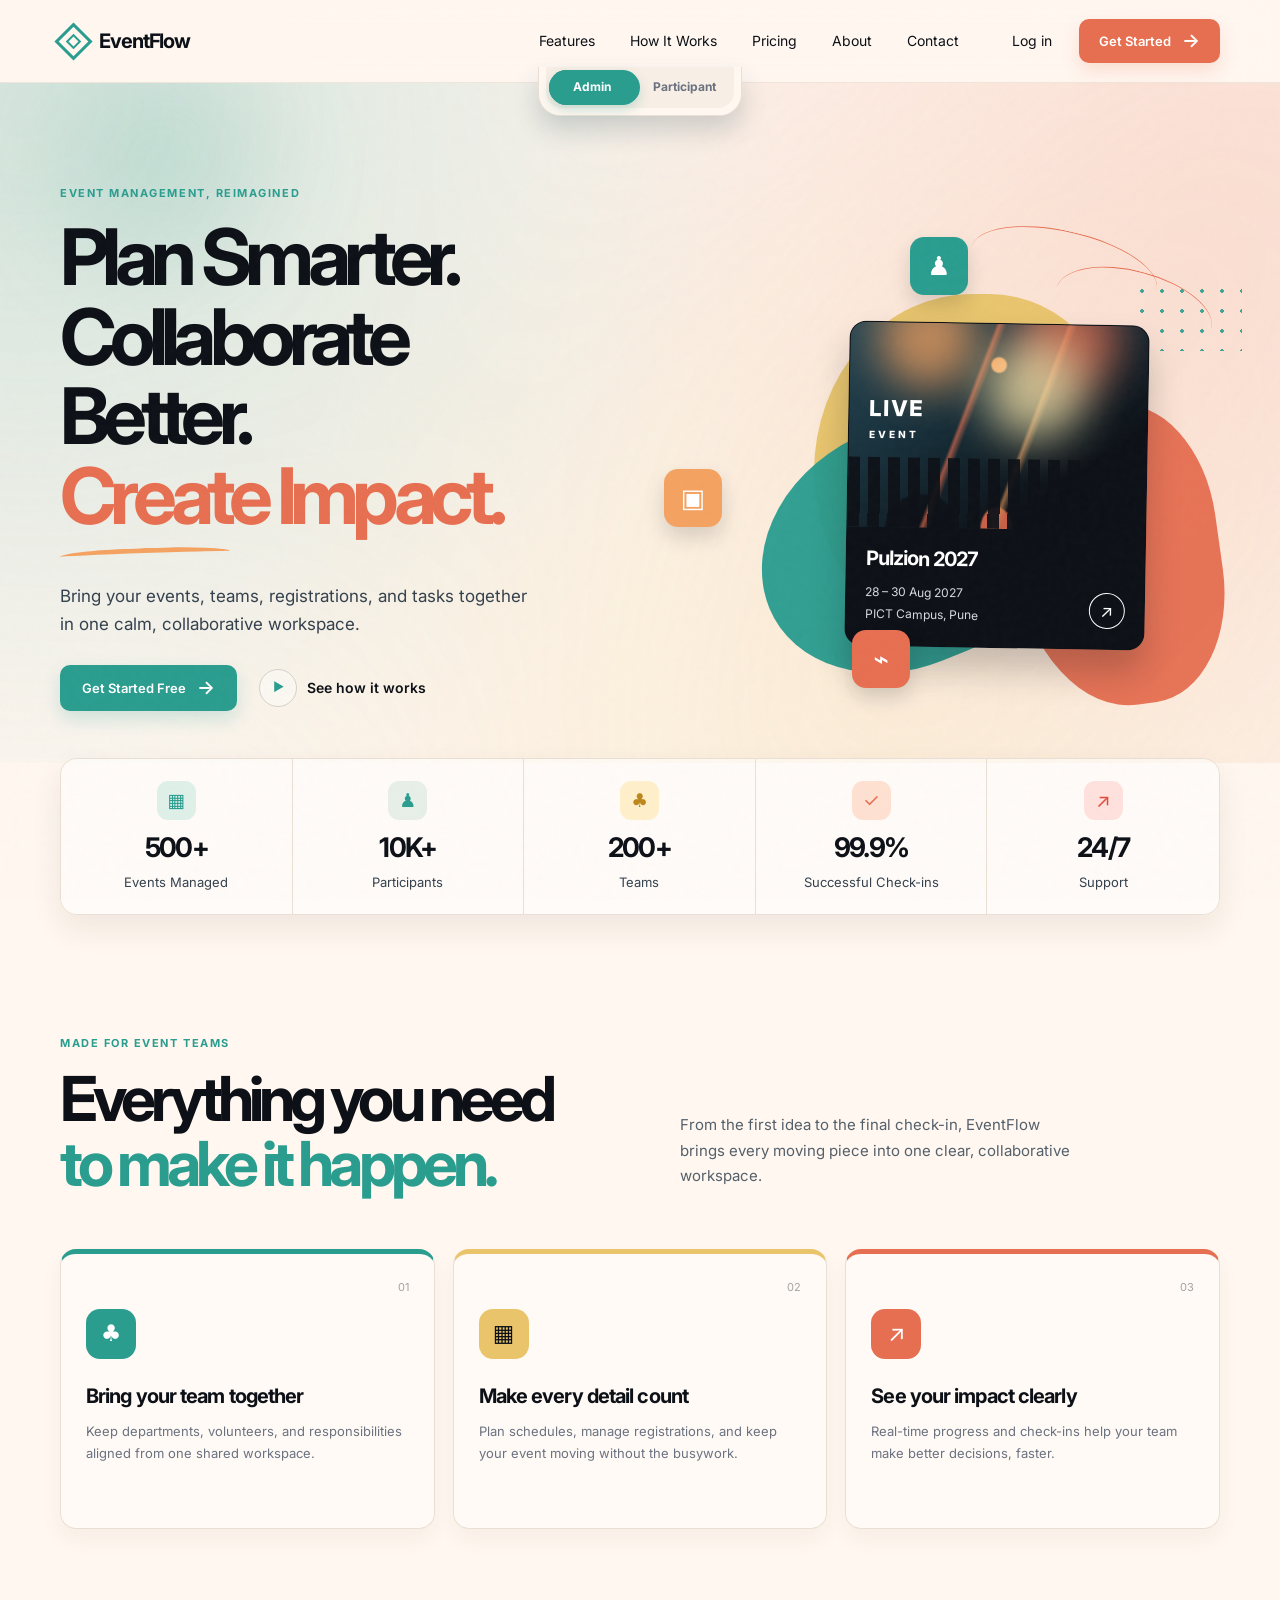
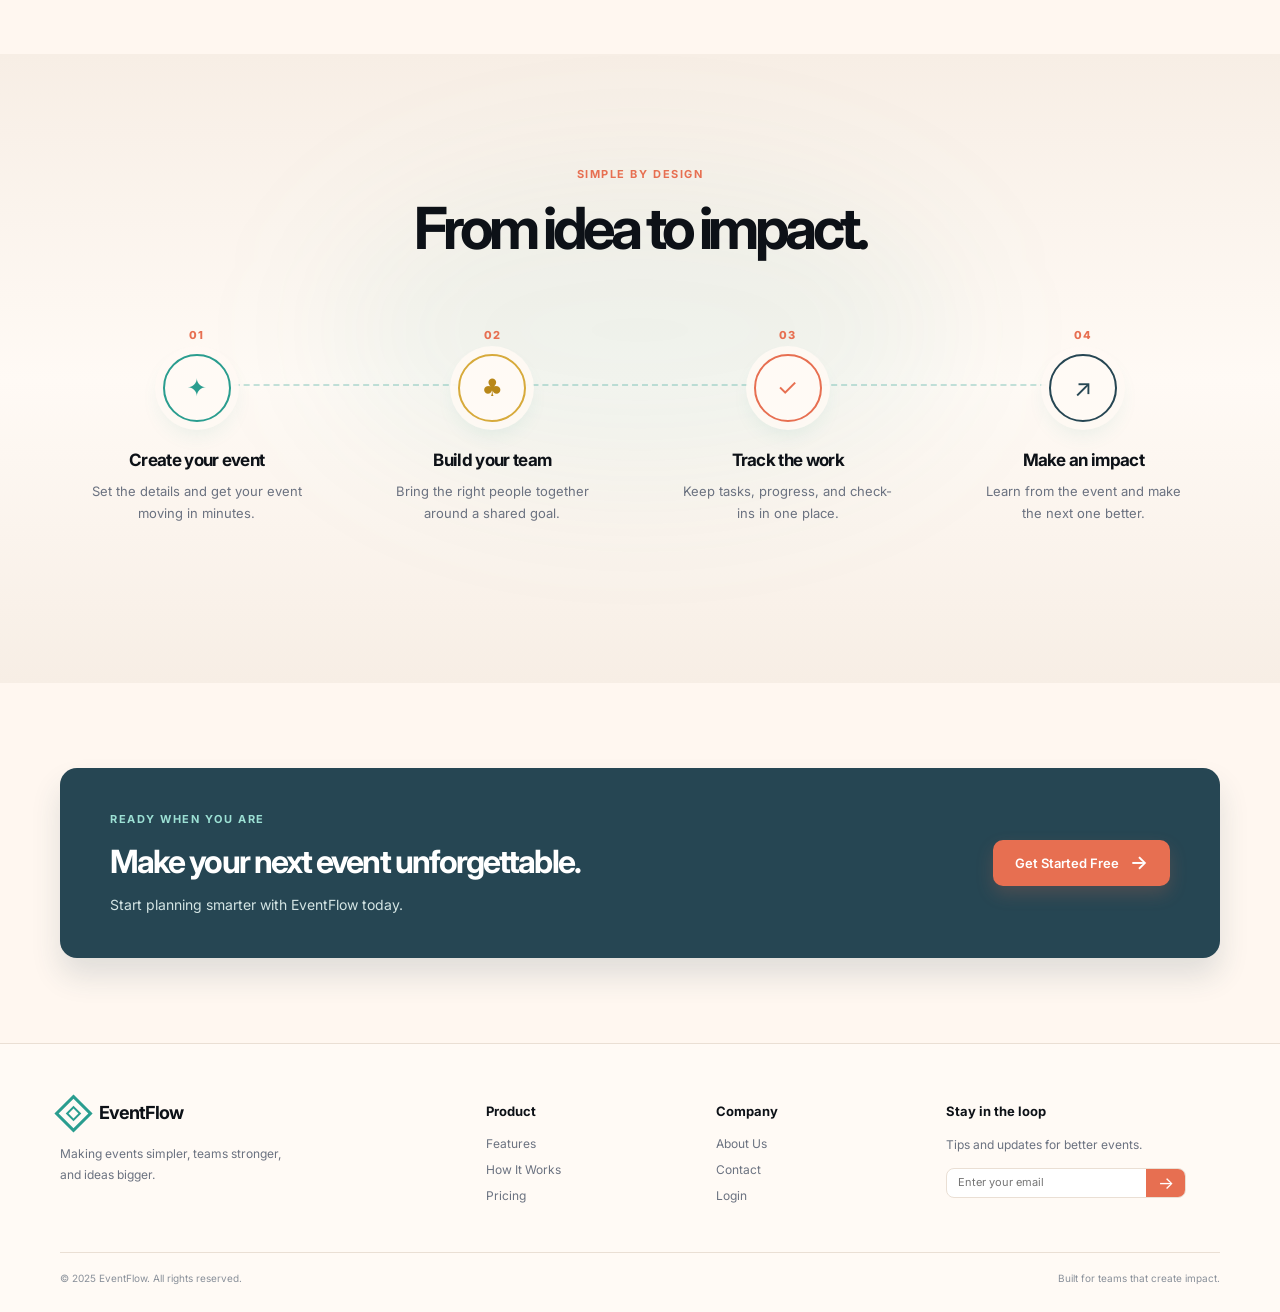
<file: index.html>
<!DOCTYPE html>
<html lang="en">
<head>
  <meta charset="UTF-8">
  <meta name="viewport" content="width=device-width, initial-scale=1.0">
  <meta name="description" content="EventFlow helps colleges and organizations plan events, coordinate teams, and create impact.">
  <title>EventFlow — Plan Smarter. Collaborate Better.</title>
  <link rel="preconnect" href="https://fonts.googleapis.com">
  <link rel="preconnect" href="https://fonts.gstatic.com" crossorigin>
  <link href="https://fonts.googleapis.com/css2?family=Inter:wght@400;500;600;700;800&display=swap" rel="stylesheet">
  <link rel="stylesheet" href="css/style.css?v=20260806_toggle_final">
</head>
<body>
  <div class="cursor-glow"></div>
 
  <header class="site-header" id="header">
    <div class="page-shell site-header__inner">
      <a href="#top" class="brand" aria-label="EventFlow home"><span class="brand-mark" aria-hidden="true"></span><span>EventFlow</span></a>
      <nav class="site-nav" id="nav" aria-label="Main navigation">
        <ul class="site-nav__links">
          <li><a href="#features">Features</a></li>
          <li><a href="#how-it-works">How It Works</a></li>
          <li><a href="#pricing">Pricing</a></li>
          <li><a href="#about">About</a></li>
          <li><a href="#contact">Contact</a></li>
        </ul>
        <div class="site-nav__actions"><a href="team-login.html" class="login-link" data-role-link="login">Log in</a><a href="register-admin.html" class="button button--coral button--small" data-role-link="signup">Get Started <span>→</span></a></div>
      </nav>
      <button class="menu-toggle" id="menu-toggle" type="button" aria-label="Toggle navigation" aria-expanded="false"><span></span><span></span></button>
    </div>
    <div class="floating-toggle" aria-label="Choose your EventFlow experience">
      <div class="role-switch" role="group" aria-label="Select a role">
        <button class="toggle-btn active" type="button" data-role="admin" aria-pressed="true">Admin</button>
        <button class="toggle-btn" type="button" data-role="participant" aria-pressed="false">Participant</button>
      </div>
    </div>
  </header>
  <main id="top">
    <section class="hero-section">
      <div class="page-shell hero-grid">
        <div class="hero-copy reveal">
          <p class="eyebrow eyebrow--teal" data-copy="eyebrow">EVENT MANAGEMENT, REIMAGINED</p>
          <h1 data-copy="title">Plan Smarter.<br>Collaborate Better.<br><span>Create Impact.</span></h1>
          <div class="hero-underline" aria-hidden="true"></div>
          <p class="hero-copy__text" data-copy="description">EventFlow helps colleges and organizations manage events, teams, tasks, and everything in between — seamlessly.</p>
          <div class="hero-actions"><a href="register-admin.html" class="button button--teal" data-role-link="signup">Get Started Free <span>→</span></a><a href="#how-it-works" class="demo-link"><span class="play-button">▶</span> <span data-copy="secondaryAction">Watch Demo</span></a></div>
        </div>
        <div class="hero-art reveal reveal--delay" aria-label="EventFlow event preview">
          <span class="art-blob art-blob--yellow"></span><span class="art-blob art-blob--teal"></span><span class="art-blob art-blob--coral"></span>
          <span class="art-line art-line--one"></span><span class="art-line art-line--two"></span>
          <span class="floating-icon floating-icon--people">♟</span><span class="floating-icon floating-icon--calendar">▣</span><span class="floating-icon floating-icon--chart">⌁</span>
          <article class="event-preview-card"><div class="event-preview-card__image"><span class="stage-light stage-light--one"></span><span class="stage-light stage-light--two"></span><span class="stage-light stage-light--three"></span><span class="stage-crowd"></span><span class="stage-title" data-art="title">LIVE<br><small>EVENT</small></span></div><div class="event-preview-card__content"><h2 data-art="name">Pulzion 2027</h2><p data-art="date">28 – 30 Aug 2027</p><p data-art="location">PICT Campus, Pune</p><button type="button" aria-label="View event">↗</button></div></article>
          <div class="dot-grid dot-grid--hero"></div>
        </div>
      </div>
    </section>

    <section class="stats-section reveal" aria-label="EventFlow statistics">
      <div class="page-shell stats-grid">
        <div class="stat-item"><span class="stat-icon stat-icon--teal">▦</span><strong data-stat="one">500+</strong><span data-stat-label="one">Events Managed</span></div>
        <div class="stat-item"><span class="stat-icon stat-icon--mint">♟</span><strong data-stat="two">10K+</strong><span data-stat-label="two">Participants</span></div>
        <div class="stat-item"><span class="stat-icon stat-icon--yellow">♣</span><strong data-stat="three">200+</strong><span data-stat-label="three">Teams</span></div>
        <div class="stat-item"><span class="stat-icon stat-icon--coral">✓</span><strong data-stat="four">99.9%</strong><span data-stat-label="four">Successful Check-ins</span></div>
        <div class="stat-item"><span class="stat-icon stat-icon--red">↗</span><strong data-stat="five">24/7</strong><span data-stat-label="five">Support</span></div>
      </div>
    </section>
    <section class="feature-section" id="features">
      <div class="page-shell feature-heading reveal"><p class="eyebrow eyebrow--teal" data-copy="featureEyebrow">MADE FOR EVENT TEAMS</p><h2 data-copy="featureTitle">Everything you need<br><span>to make it happen.</span></h2><p data-copy="featureDescription">From the first idea to the final check-in, EventFlow brings every moving piece into one clear, collaborative workspace.</p></div>
      <div class="page-shell feature-grid">
        <article class="feature-card feature-card--teal reveal"><span class="feature-card__number">01</span><span class="feature-card__icon">♣</span><h3 data-feature="one-title">Bring your team together</h3><p data-feature="one-description">Keep departments, volunteers, and responsibilities aligned from one shared workspace.</p></article>
        <article class="feature-card feature-card--yellow reveal reveal--delay"><span class="feature-card__number">02</span><span class="feature-card__icon">▦</span><h3 data-feature="two-title">Make every detail count</h3><p data-feature="two-description">Plan schedules, manage registrations, and keep your event moving without the busywork.</p></article>
        <article class="feature-card feature-card--coral reveal reveal--delay-2"><span class="feature-card__number">03</span><span class="feature-card__icon">↗</span><h3 data-feature="three-title">See your impact clearly</h3><p data-feature="three-description">Real-time progress and check-ins help your team make better decisions, faster.</p></article>
      </div>
    </section>

    <section class="workflow-section" id="how-it-works">
      <div class="page-shell workflow-heading reveal"><p class="eyebrow eyebrow--coral" data-copy="workflowEyebrow">SIMPLE BY DESIGN</p><h2 data-copy="workflowTitle">From idea to impact.</h2></div>
      <div class="page-shell workflow-grid"><div class="workflow-line"></div><article class="workflow-step reveal"><span>01</span><div>✦</div><h3 data-workflow="one-title">Create your event</h3><p data-workflow="one-description">Set the details and get your event moving in minutes.</p></article><article class="workflow-step reveal reveal--delay"><span>02</span><div>♣</div><h3 data-workflow="two-title">Build your team</h3><p data-workflow="two-description">Bring the right people together around a shared goal.</p></article><article class="workflow-step reveal reveal--delay-2"><span>03</span><div>✓</div><h3 data-workflow="three-title">Track the work</h3><p data-workflow="three-description">Keep tasks, progress, and check-ins in one place.</p></article><article class="workflow-step reveal reveal--delay-3"><span>04</span><div>↗</div><h3 data-workflow="four-title">Make an impact</h3><p data-workflow="four-description">Learn from the event and make the next one better.</p></article></div>
    </section>

    <section class="cta-section" id="pricing"><div class="page-shell cta-card reveal"><div><p class="eyebrow eyebrow--teal" data-copy="ctaEyebrow">READY WHEN YOU ARE</p><h2 data-copy="ctaTitle">Make your next event unforgettable.</h2><p data-copy="ctaDescription">Start planning smarter with EventFlow today.</p></div><a href="register-admin.html" class="button button--coral" data-role-link="signup">Get Started Free <span>→</span></a></div></section>
  </main>

  <footer class="site-footer" id="about"><div class="page-shell footer-grid"><div><a href="#top" class="brand"><span class="brand-mark" aria-hidden="true"></span><span>EventFlow</span></a><p>Making events simpler, teams stronger, and ideas bigger.</p></div><div><h3>Product</h3><a href="#features">Features</a><a href="#how-it-works">How It Works</a><a href="#pricing">Pricing</a></div><div><h3>Company</h3><a href="#about">About Us</a><a href="#contact">Contact</a><a href="team-login.html" data-role-link="login">Login</a></div><div id="contact"><h3>Stay in the loop</h3><p>Tips and updates for better events.</p><form class="subscribe-form"><input type="email" placeholder="Enter your email" aria-label="Email address"><button type="submit">→</button></form></div></div><div class="page-shell footer-bottom"><span>© 2025 EventFlow. All rights reserved.</span><span>Built for teams that create impact.</span></div></footer>
  <script src="js/script.js?v=20260806_toggle_final"></script>
</body>
</html>
</file>
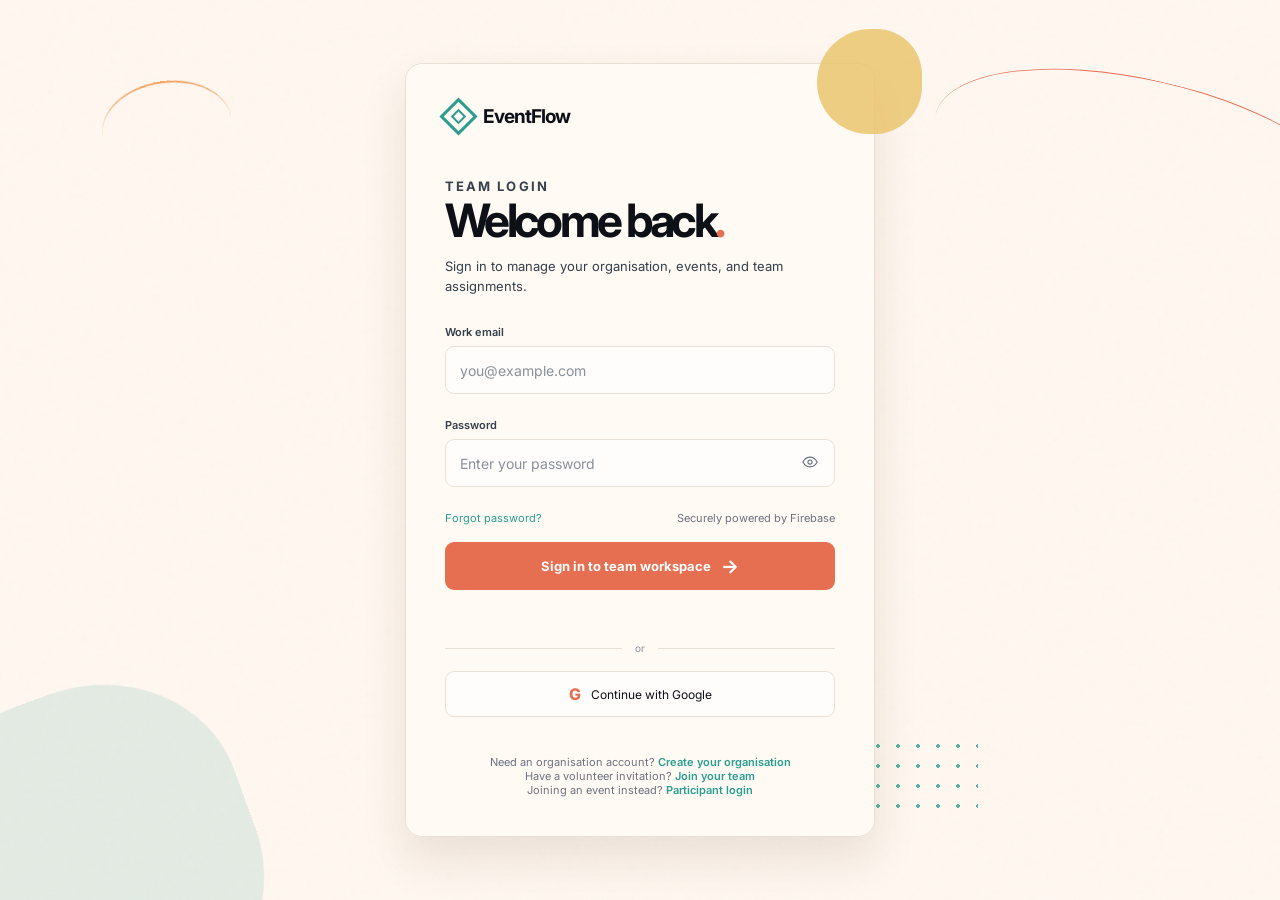
<file: login.html>
<!DOCTYPE html>
<html lang="en">
<head>
  <meta charset="UTF-8">
  <meta http-equiv="refresh" content="0; url=team-login.html">
  <title>Team Login — EventFlow</title>
</head>
<body>
  <p>Redirecting to <a href="team-login.html">Team Login</a>…</p>
  <script>window.location.replace('team-login.html');</script>
</body>
</html>
</file>
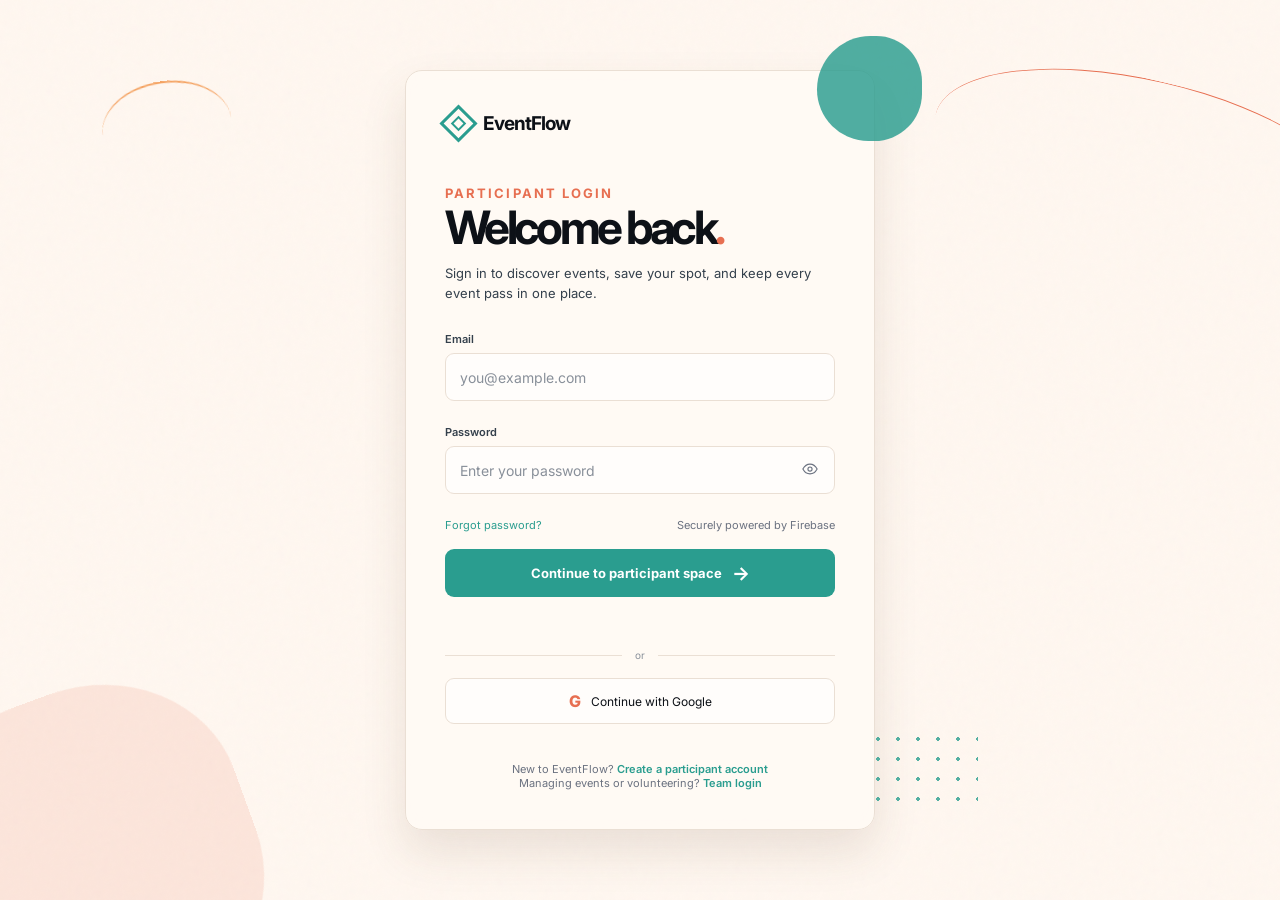
<file: participant-login.html>
<!DOCTYPE html>
<html lang="en">
<head>
  <meta charset="UTF-8">
  <meta name="viewport" content="width=device-width, initial-scale=1.0">
  <meta name="description" content="Sign in to your EventFlow participant account.">
  <title>Participant Login — EventFlow</title>
  <link rel="stylesheet" href="css/auth.css?v=20260806_split_login">
</head>
<body data-login-scope="participant">
  <main class="auth-page">
    <section class="auth-card" aria-labelledby="authTitle">
      <a href="index.html" class="auth-brand" aria-label="EventFlow home"><span class="auth-brand__mark" aria-hidden="true"></span><span>EventFlow</span></a>
      <div class="auth-heading"><p class="auth-eyebrow">PARTICIPANT LOGIN</p><h1>Welcome back<span>.</span></h1><p>Sign in to discover events, save your spot, and keep every event pass in one place.</p></div>
      <form class="auth-form" id="loginForm" novalidate>
        <div class="field-group"><label for="loginEmail">Email</label><input id="loginEmail" type="email" autocomplete="email" placeholder="you@example.com"><p class="field-error"></p></div>
        <div class="field-group"><label for="loginPassword">Password</label><div class="password-wrap"><input id="loginPassword" type="password" autocomplete="current-password" placeholder="Enter your password"><button type="button" class="password-toggle" id="passwordToggle" aria-label="Show password"><svg class="eye-icon eye-icon--open" width="18" height="18" viewBox="0 0 24 24" fill="none"><path d="M2.5 12S6 5.5 12 5.5 21.5 12 21.5 12 18 18.5 12 18.5 2.5 12 2.5 12Z" stroke="currentColor" stroke-width="1.5"/><circle cx="12" cy="12" r="2.75" stroke="currentColor" stroke-width="1.5"/></svg><svg class="eye-icon eye-icon--closed" width="18" height="18" viewBox="0 0 24 24" fill="none"><path d="M3 3L21 21M10.6 5.8C11.05 5.6 11.52 5.5 12 5.5 18 5.5 21.5 12 21.5 12S20.2 14.4 18.1 16.1M6.3 6.8C3.8 8.6 2.5 12 2.5 12S6 18.5 12 18.5c1.1 0 2.1-.2 3-.6" stroke="currentColor" stroke-width="1.5" stroke-linecap="round" stroke-linejoin="round"/></svg></button></div><p class="field-error"></p></div>
        <div class="auth-links"><a href="#" id="forgotPasswordLink">Forgot password?</a><span>Securely powered by Firebase</span></div>
        <button class="auth-button auth-button--blue" type="submit">Continue to participant space <span>→</span></button>
        <p class="auth-status" id="loginStatus" role="status" aria-live="polite"></p>
        <div class="auth-divider"><span>or</span></div>
        <button class="google-button" type="button" id="googleLoginButton"><span class="google-mark">G</span> Continue with Google</button>
        <p class="auth-footer">New to EventFlow? <a href="participant-signup.html">Create a participant account</a><br>Managing events or volunteering? <a href="team-login.html">Team login</a></p>
      </form>
      <form class="auth-panel" id="resetPanel" hidden novalidate><button type="button" class="auth-panel__back" id="backToLogin">← Back to login</button><div class="auth-heading"><p class="auth-eyebrow">PASSWORD RESET</p><h1>Reset access<span>.</span></h1><p>We’ll send a secure reset link to your email.</p></div><div class="field-group"><label for="resetEmail">Email</label><input id="resetEmail" type="email" autocomplete="email" placeholder="you@example.com"><p class="field-error"></p></div><button class="auth-button" type="submit">Send Reset Link <span>→</span></button><p class="auth-status" id="resetStatus" role="status" aria-live="polite"></p></form>
    </section>
  </main>
  <script src="js/firebase-config.js"></script><script src="js/login.js?v=20260807_volunteer_access"></script>
</body>
</html>
</file>
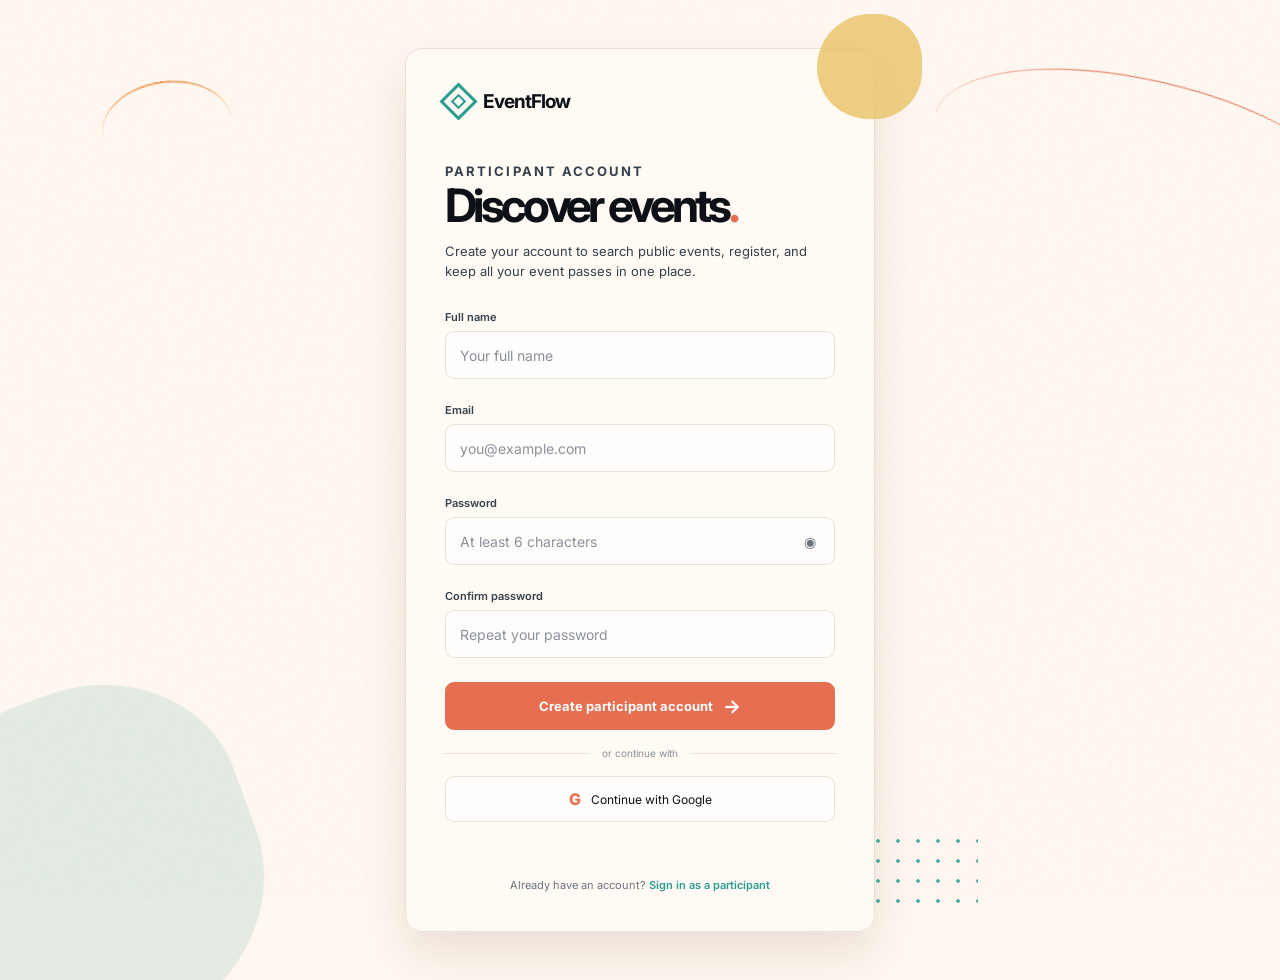
<file: participant-signup.html>
<!DOCTYPE html>
<html lang="en">
<head>
  <meta charset="UTF-8">
  <meta name="viewport" content="width=device-width, initial-scale=1.0">
  <meta name="description" content="Create an EventFlow participant account.">
  <title>Join EventFlow — Participant</title>
  <link rel="stylesheet" href="css/auth.css?v=20260805_v3">
</head>
<body>
  <main class="auth-page">
    <section class="auth-card" aria-labelledby="participantTitle">
      <a href="index.html" class="auth-brand" aria-label="EventFlow home"><span class="auth-brand__mark" aria-hidden="true"></span><span>EventFlow</span></a>
      <div class="auth-heading"><p class="auth-eyebrow">PARTICIPANT ACCOUNT</p><h1 id="participantTitle">Discover events<span>.</span></h1><p>Create your account to search public events, register, and keep all your event passes in one place.</p></div>
      <form class="auth-form" id="participantSignupForm" novalidate>
        <div class="field-group"><label for="participantName">Full name</label><input id="participantName" type="text" autocomplete="name" placeholder="Your full name"><p class="field-error"></p></div>
        <div class="field-group"><label for="participantEmail">Email</label><input id="participantEmail" type="email" autocomplete="email" placeholder="you@example.com"><p class="field-error"></p></div>
        <div class="field-group"><label for="participantPassword">Password</label><div class="password-wrap"><input id="participantPassword" type="password" autocomplete="new-password" placeholder="At least 6 characters"><button type="button" class="password-toggle" id="passwordToggle" aria-label="Show password"><span aria-hidden="true">◉</span></button></div><p class="field-error"></p></div>
        <div class="field-group"><label for="participantConfirmPassword">Confirm password</label><input id="participantConfirmPassword" type="password" autocomplete="new-password" placeholder="Repeat your password"><p class="field-error"></p></div>
        <button class="auth-button auth-button--blue" id="participantSignupButton" type="submit">Create participant account <span>→</span></button>
        <div class="auth-divider">or continue with</div>
        <button class="google-button" id="participantGoogleButton" type="button"><span class="google-mark">G</span> Continue with Google</button>
        <p class="auth-status" id="participantSignupStatus" role="status" aria-live="polite"></p>
      </form>
      <p class="auth-footer">Already have an account? <a href="participant-login.html">Sign in as a participant</a></p>
    </section>
  </main>
  <script src="js/firebase-config.js"></script><script src="js/participant-signup.js"></script>
</body>
</html>
</file>
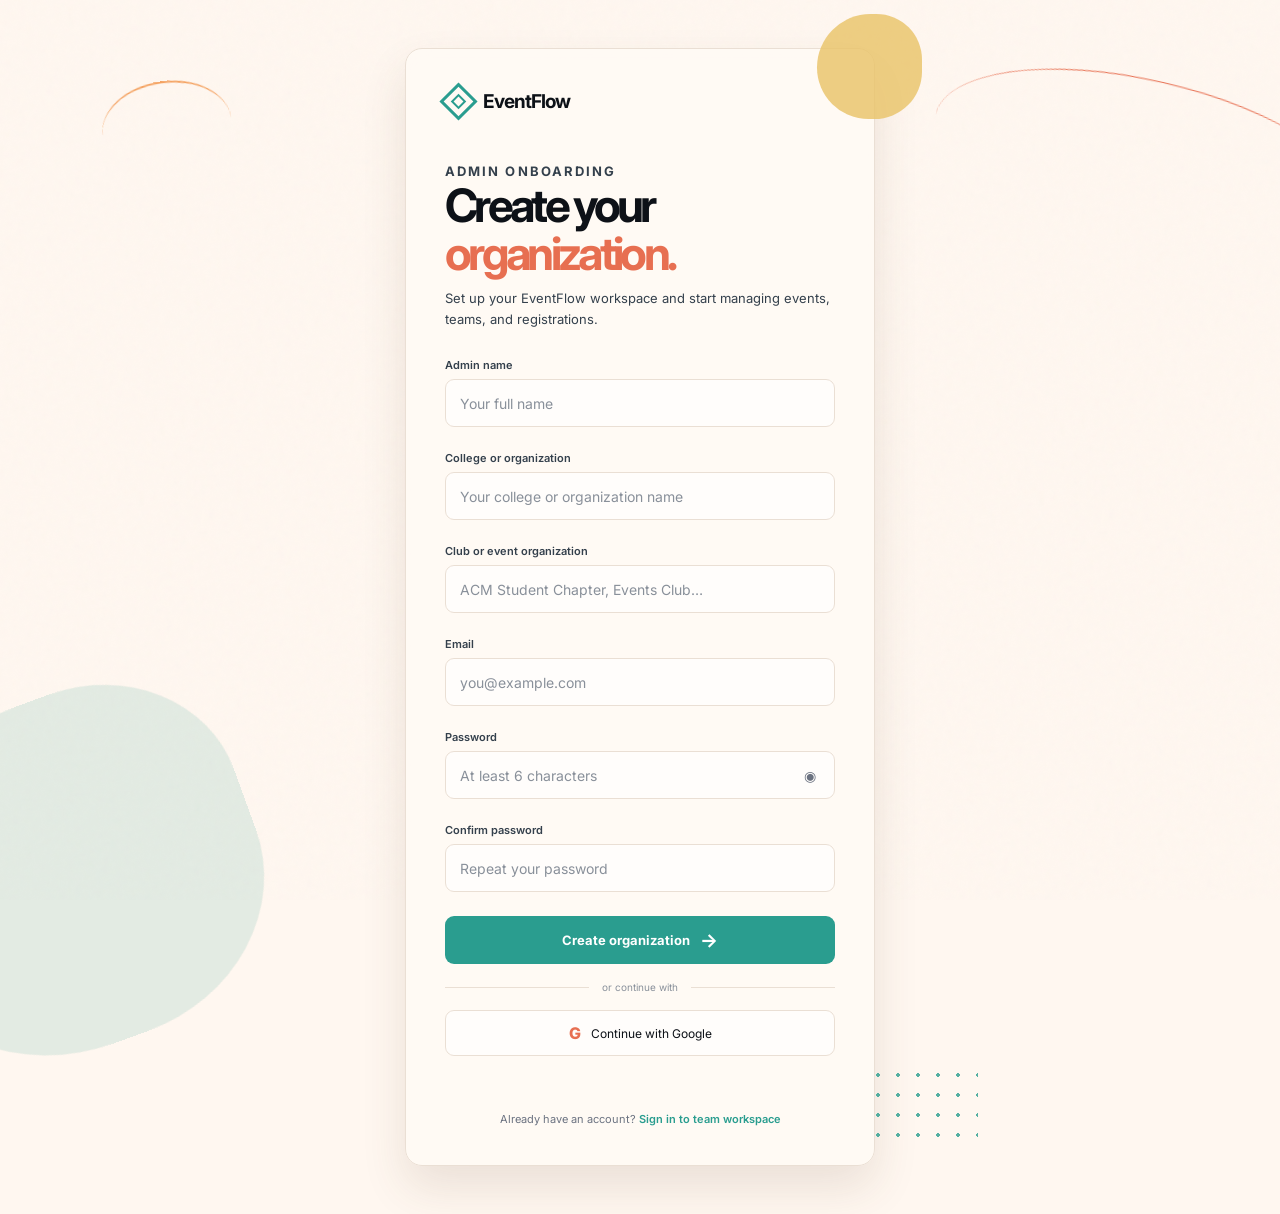
<file: register-admin.html>
<!DOCTYPE html>
<html lang="en">
<head>
  <meta charset="UTF-8">
  <meta name="viewport" content="width=device-width, initial-scale=1.0">
  <meta name="description" content="Create your EventFlow organization.">
  <title>Create Organization — EventFlow</title>
  <link rel="stylesheet" href="css/auth.css">
</head>
<body>
  <main class="auth-page">
    <section class="auth-card" aria-labelledby="auth-title">
      <a href="index.html" class="auth-brand" aria-label="EventFlow home"><span class="auth-brand__mark" aria-hidden="true"></span><span>EventFlow</span></a>
      <div class="auth-heading">
        <p class="auth-eyebrow">Admin onboarding</p>
        <h1 id="auth-title">Create your <span>organization.</span></h1>
        <p>Set up your EventFlow workspace and start managing events, teams, and registrations.</p>
      </div>
      <form class="auth-form" id="registerForm" novalidate>
        <div class="field-group"><label for="adminName">Admin name</label><input id="adminName" type="text" placeholder="Your full name" autocomplete="name"><p class="field-error"></p></div>
        <div class="field-group"><label for="collegeName">College or organization</label><input id="collegeName" type="text" placeholder="Your college or organization name" autocomplete="organization"><p class="field-error"></p></div>
        <div class="field-group"><label for="organizationName">Club or event organization</label><input id="organizationName" type="text" placeholder="ACM Student Chapter, Events Club…" autocomplete="organization"><p class="field-error"></p></div>
        <div class="field-group"><label for="registerEmail">Email</label><input id="registerEmail" type="email" placeholder="you@example.com" autocomplete="email"><p class="field-error"></p></div>
        <div class="field-group"><label for="registerPassword">Password</label><div class="password-wrap"><input id="registerPassword" type="password" placeholder="At least 6 characters" autocomplete="new-password"><button type="button" class="password-toggle" id="passwordToggle" aria-label="Show password"><span aria-hidden="true">◉</span></button></div><p class="field-error"></p></div>
        <div class="field-group"><label for="confirmPassword">Confirm password</label><input id="confirmPassword" type="password" placeholder="Repeat your password" autocomplete="new-password"><p class="field-error"></p></div>
        <button class="auth-button" id="registerButton" type="submit">Create organization <span>→</span></button>
        <div class="auth-divider">or continue with</div>
        <button class="google-button" id="registerGoogleButton" type="button"><span class="google-mark">G</span> Continue with Google</button>
        <p class="auth-status" id="registerStatus" role="status" aria-live="polite"></p>
      </form>
      <p class="auth-footer">Already have an account? <a href="team-login.html">Sign in to team workspace</a></p>
    </section>
  </main>
  <script src="js/firebase-config.js"></script>
  <script src="js/register.js"></script>
</body>
</html>
</file>
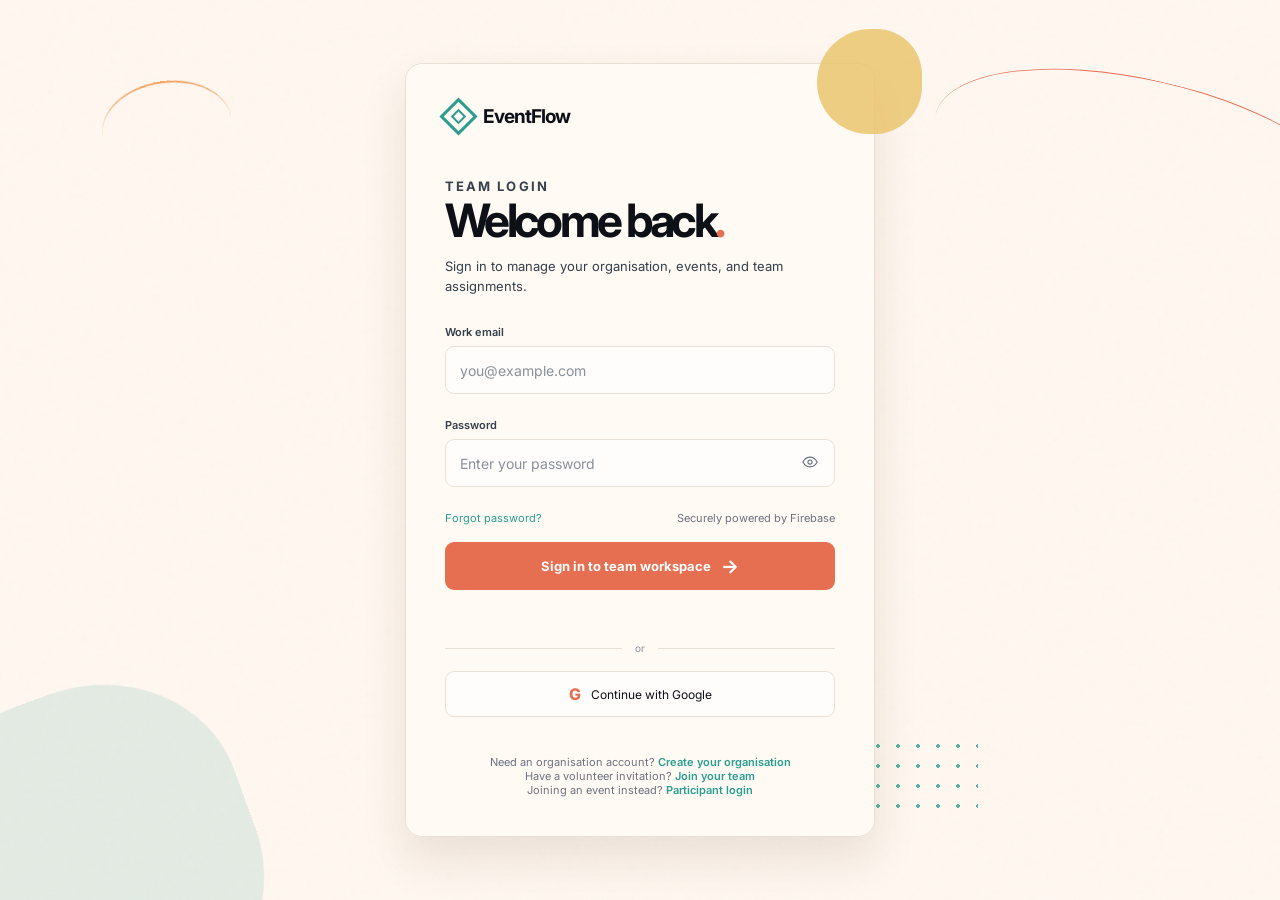
<file: team-login.html>
<!DOCTYPE html>
<html lang="en">
<head>
  <meta charset="UTF-8">
  <meta name="viewport" content="width=device-width, initial-scale=1.0">
  <meta name="description" content="Sign in to your EventFlow team workspace.">
  <title>Team Login — EventFlow</title>
  <link rel="stylesheet" href="css/auth.css?v=20260806_split_login">
</head>
<body data-login-scope="team">
  <main class="auth-page">
    <section class="auth-card" aria-labelledby="authTitle">
      <a href="index.html" class="auth-brand" aria-label="EventFlow home"><span class="auth-brand__mark" aria-hidden="true"></span><span>EventFlow</span></a>
      <div class="auth-heading"><p class="auth-eyebrow">TEAM LOGIN</p><h1 id="authTitle">Welcome back<span>.</span></h1><p id="loginDescription">Sign in to manage your organisation, events, and team assignments.</p></div>
      <form class="auth-form" id="loginForm" novalidate>
        <div class="field-group"><label for="loginEmail">Work email</label><input id="loginEmail" type="email" autocomplete="email" placeholder="you@example.com"><p class="field-error"></p></div>
        <div class="field-group"><label for="loginPassword">Password</label><div class="password-wrap"><input id="loginPassword" type="password" autocomplete="current-password" placeholder="Enter your password"><button type="button" class="password-toggle" id="passwordToggle" aria-label="Show password"><svg class="eye-icon eye-icon--open" width="18" height="18" viewBox="0 0 24 24" fill="none"><path d="M2.5 12S6 5.5 12 5.5 21.5 12 21.5 12 18 18.5 12 18.5 2.5 12 2.5 12Z" stroke="currentColor" stroke-width="1.5"/><circle cx="12" cy="12" r="2.75" stroke="currentColor" stroke-width="1.5"/></svg><svg class="eye-icon eye-icon--closed" width="18" height="18" viewBox="0 0 24 24" fill="none"><path d="M3 3L21 21M10.6 5.8C11.05 5.6 11.52 5.5 12 5.5 18 5.5 21.5 12 21.5 12S20.2 14.4 18.1 16.1M6.3 6.8C3.8 8.6 2.5 12 2.5 12S6 18.5 12 18.5c1.1 0 2.1-.2 3-.6" stroke="currentColor" stroke-width="1.5" stroke-linecap="round" stroke-linejoin="round"/></svg></button></div><p class="field-error"></p></div>
        <div class="auth-links"><a href="#" id="forgotPasswordLink">Forgot password?</a><span>Securely powered by Firebase</span></div>
        <button class="auth-button auth-button--blue" type="submit">Sign in to team workspace <span>→</span></button>
        <p class="auth-status" id="loginStatus" role="status" aria-live="polite"></p>
        <div class="auth-divider"><span>or</span></div>
        <button class="google-button" type="button" id="googleLoginButton"><span class="google-mark">G</span> Continue with Google</button>
        <p class="auth-footer">Need an organisation account? <a href="register-admin.html">Create your organisation</a><br>Have a volunteer invitation? <a href="volunteer-signup.html">Join your team</a><br>Joining an event instead? <a href="participant-login.html">Participant login</a></p>
      </form>
      <form class="auth-panel" id="resetPanel" hidden novalidate><button type="button" class="auth-panel__back" id="backToLogin">← Back to login</button><div class="auth-heading"><p class="auth-eyebrow">PASSWORD RESET</p><h1>Reset access<span>.</span></h1><p>We’ll send a secure reset link to your email.</p></div><div class="field-group"><label for="resetEmail">Email</label><input id="resetEmail" type="email" autocomplete="email" placeholder="you@example.com"><p class="field-error"></p></div><button class="auth-button" type="submit">Send Reset Link <span>→</span></button><p class="auth-status" id="resetStatus" role="status" aria-live="polite"></p></form>
    </section>
  </main>
  <script src="js/firebase-config.js"></script><script src="js/login.js?v=20260807_volunteer_access"></script>
</body>
</html>
</file>
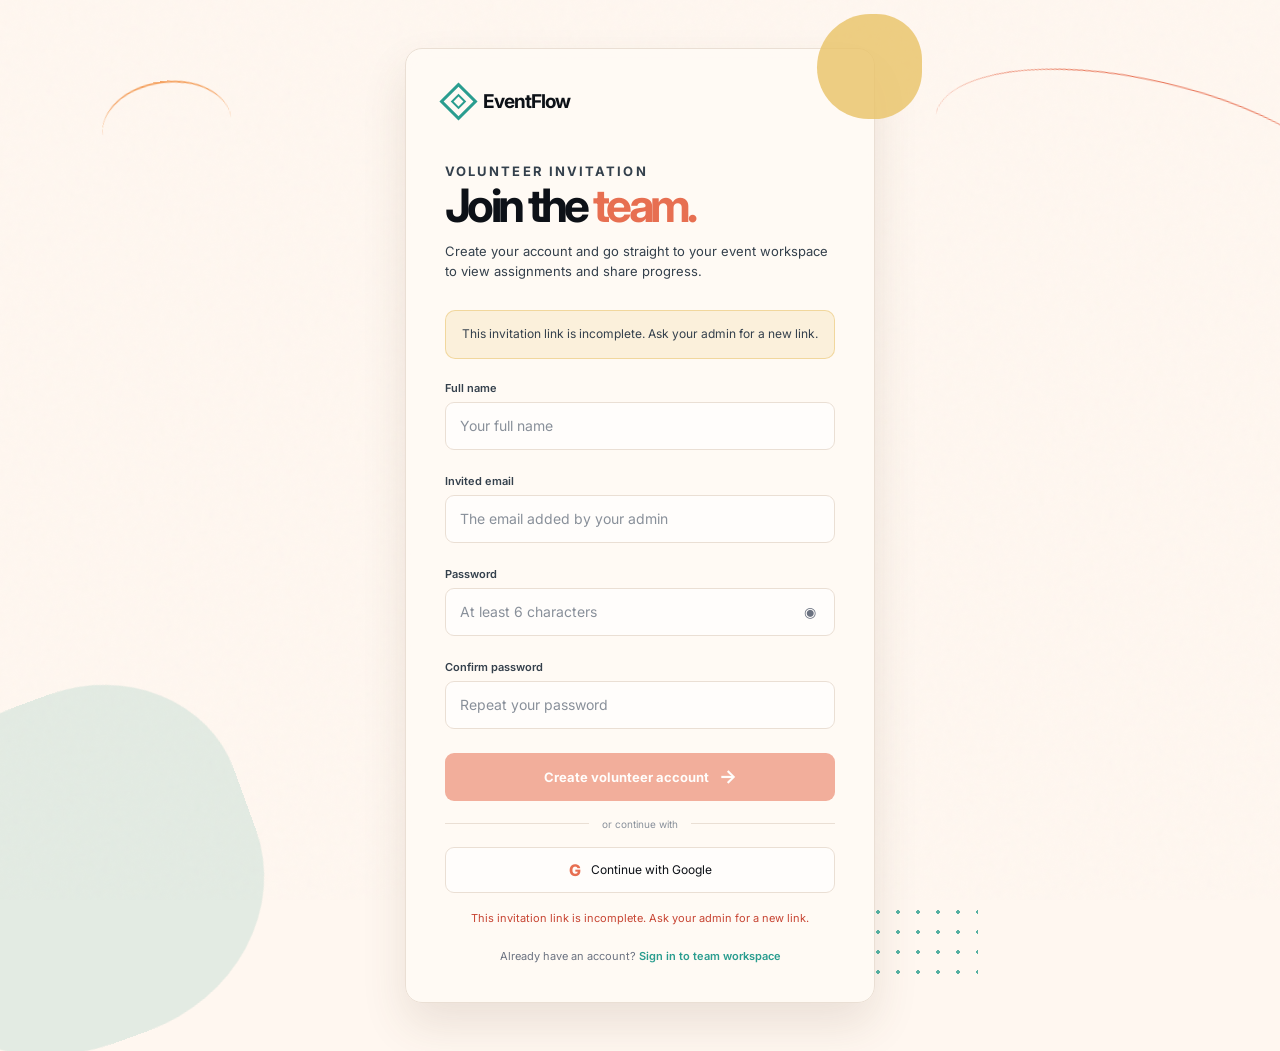
<file: volunteer-signup.html>
<!DOCTYPE html>
<html lang="en">
<head>
  <meta charset="UTF-8">
  <meta name="viewport" content="width=device-width, initial-scale=1.0">
  <meta name="description" content="Join an EventFlow volunteer workspace.">
  <title>Join as a Volunteer — EventFlow</title>
  <link rel="stylesheet" href="css/auth.css">
</head>
<body>
  <main class="auth-page">
    <section class="auth-card" aria-labelledby="authTitle">
      <a href="index.html" class="auth-brand" aria-label="EventFlow home"><span class="auth-brand__mark" aria-hidden="true"></span><span>EventFlow</span></a>
      <div id="signupPanel">
        <div class="auth-heading"><p class="auth-eyebrow">Volunteer invitation</p><h1 id="authTitle">Join the <span>team.</span></h1><p>Create your account and go straight to your event workspace to view assignments and share progress.</p></div>
        <div class="invite-context" id="inviteContext">Checking your invitation and volunteer roster…</div>
        <form class="auth-form" id="volunteerSignupForm" novalidate>
          <div class="field-group"><label for="volunteerName">Full name</label><input id="volunteerName" type="text" placeholder="Your full name" autocomplete="name"><p class="field-error"></p></div>
          <div class="field-group"><label for="volunteerEmail">Invited email</label><input id="volunteerEmail" type="email" placeholder="The email added by your admin" autocomplete="email"><p class="field-error"></p></div>
          <div class="field-group"><label for="volunteerPassword">Password</label><div class="password-wrap"><input id="volunteerPassword" type="password" placeholder="At least 6 characters" autocomplete="new-password"><button type="button" class="password-toggle" id="passwordToggle" aria-label="Show password"><span aria-hidden="true">◉</span></button></div><p class="field-error"></p></div>
          <div class="field-group"><label for="volunteerConfirmPassword">Confirm password</label><input id="volunteerConfirmPassword" type="password" placeholder="Repeat your password" autocomplete="new-password"><p class="field-error"></p></div>
          <button class="auth-button auth-button--blue" type="submit">Create volunteer account <span>→</span></button>
          <div class="auth-divider">or continue with</div>
          <button class="google-button" type="button" id="volunteerGoogleButton"><span class="google-mark">G</span> Continue with Google</button>
          <p class="auth-status" id="signupStatus" role="status" aria-live="polite"></p>
        </form>
      </div>
      <p class="auth-footer">Already have an account? <a href="team-login.html">Sign in to team workspace</a></p>
    </section>
  </main>
  <script src="js/firebase-config.js"></script>
  <script src="js/volunteer-signup.js?v=20260807_invite_roster"></script>
</body>
</html>
</file>
<file: css/style.css>
@import url('https://fonts.googleapis.com/css2?family=Inter:wght@400;500;600;700;800&display=swap');

:root {
    --cream: #fff7f0;
    --cream-deep: #f7eee5;
    --ink: #0d1117;
    --muted: #6b7280;
    --teal: #2a9d8f;
    --deep-teal: #264653;
    --yellow: #e9c46a;
    --orange: #f4a261;
    --coral: #e76f51;
    --red: #df4b39;
    --line: #eadfd4;
    --shell: 1160px;
}

* {
    box-sizing: border-box;
}

html {
    scroll-behavior: smooth;
    overflow-x: hidden;
}

body {
    min-width: 320px;
    margin: 0;
    color: var(--ink);
    background: var(--cream);
    font-family: Inter, system-ui, sans-serif;
    font-size: 14px;
    line-height: 1.55;
    overflow-x: hidden;
}

body::before {
    content: "";
    position: fixed;
    inset: 0;
    z-index: 10;
    pointer-events: none;
    opacity: .12;
    background-image: url("data:image/svg+xml,%3Csvg viewBox='0 0 160 160' xmlns='http://www.w3.org/2000/svg'%3E%3Cfilter id='n'%3E%3CfeTurbulence type='fractalNoise' baseFrequency='.8' numOctaves='3' stitchTiles='stitch'/%3E%3C/filter%3E%3Crect width='100%25' height='100%25' filter='url(%23n)' opacity='.2'/%3E%3C/svg%3E");
}

a {
    color: inherit;
    text-decoration: none;
}

button,
input {
    font: inherit;
}

.page-shell {
    width: min(calc(100% - 96px), var(--shell));
    margin: 0 auto;
}

.site-header {
    position: sticky;
    top: 0;
    z-index: 20;
    border-bottom: 1px solid rgba(234, 223, 212, .75);
    background: rgba(255, 247, 240, .9);
    backdrop-filter: blur(16px);
}

.site-header__inner {
    min-height: 82px;
    display: flex;
    align-items: center;
    justify-content: space-between;
}

.brand {
    display: inline-flex;
    align-items: center;
    gap: 12px;
    color: var(--ink);
    font-size: 20px;
    font-weight: 700;
    letter-spacing: -.055em;
}

.brand-mark {
    position: relative;
    display: inline-block;
    width: 27px;
    height: 27px;
    border: 3px solid var(--teal);
    transform: rotate(45deg);
}

.brand-mark::after {
    content: "";
    position: absolute;
    inset: 5px;
    border: 2px solid var(--teal);
}

.site-nav,
.site-nav__links,
.site-nav__actions {
    display: flex;
    align-items: center;
}

.site-nav {
    gap: 53px;
}

.site-nav__links {
    gap: 35px;
    margin: 0;
    padding: 0;
    list-style: none;
}

.site-nav a {
    transition: color .2s, transform .2s;
}

.site-nav__links a,
.login-link {
    font-size: 14px;
}

.site-nav a:hover {
    color: var(--coral);
    transform: translateY(-1px);
}

.site-nav__actions {
    gap: 27px;
}

.login-link {
    color: var(--ink);
}

.button {
    display: inline-flex;
    align-items: center;
    justify-content: center;
    gap: 11px;
    min-height: 46px;
    padding: 0 21px;
    border: 1px solid transparent;
    border-radius: 10px;
    color: #fff;
    cursor: pointer;
    font-size: 13px;
    font-weight: 600;
    transition: transform .25s, box-shadow .25s, background .25s;
}

.button:hover {
    transform: translateY(-3px);
    box-shadow: 0 12px 25px rgba(38, 70, 83, .16);
}

.button span {
    font-size: 19px;
    line-height: 0;
}

.button--small {
    min-height: 44px;
    padding: 0 19px;
}

.button--teal {
    background: var(--teal);
    box-shadow: 0 8px 18px rgba(42, 157, 143, .2);
}

.button--coral {
    background: var(--coral);
    box-shadow: 0 8px 18px rgba(231, 111, 81, .2);
}

.menu-toggle {
    display: none;
    width: 36px;
    height: 36px;
    padding: 7px;
    border: 0;
    background: transparent;
    cursor: pointer;
}

.menu-toggle span {
    display: block;
    height: 2px;
    margin: 5px 0;
    background: var(--ink);
    transition: transform .2s;
}

.hero-section {
    position: relative;
    min-height: 610px;
    overflow: hidden;
}

.hero-grid {
    display: grid;
    grid-template-columns: 1fr 1.05fr;
    align-items: center;
    gap: 45px;
    min-height: 610px;
}

.hero-copy {
    position: relative;
    z-index: 2;
    padding: 30px 0 50px;
}

.eyebrow {
    margin: 0 0 15px;
    font-size: 11px;
    font-weight: 700;
    letter-spacing: .14em;
    text-transform: uppercase;
}

.eyebrow--teal {
    color: var(--teal);
}

.eyebrow--coral {
    color: var(--coral);
}

.hero-copy h1 {
    max-width: 620px;
    margin: 0;
    font-size: clamp(48px, 6.2vw, 78px);
    line-height: 1.02;
    letter-spacing: -.085em;
    font-weight: 700;
}

.hero-copy h1 span {
    color: var(--coral);
}

.hero-underline {
    width: 170px;
    height: 12px;
    margin: 12px 0 22px;
    border-top: 5px solid var(--orange);
    border-radius: 50%;
    transform: rotate(-2deg);
}

.hero-copy__text {
    max-width: 480px;
    margin: 0 0 27px;
    color: #34404c;
    font-size: 17px;
    line-height: 1.65;
}

.hero-actions {
    display: flex;
    align-items: center;
    flex-wrap: wrap;
    gap: 22px;
}

.demo-link {
    display: inline-flex;
    align-items: center;
    gap: 10px;
    color: var(--ink);
    font-size: 14px;
    font-weight: 600;
}

.play-button {
    display: grid;
    place-items: center;
    width: 38px;
    height: 38px;
    border: 1px solid #d6d0c8;
    border-radius: 50%;
    color: var(--teal);
    background: rgba(255, 255, 255, .35);
    font-size: 12px;
}

.hero-art {
    position: relative;
    min-height: 510px;
}

.art-blob {
    position: absolute;
    border-radius: 45% 55% 50% 50%;
    opacity: .96;
}

.art-blob--yellow {
    top: 91px;
    right: 96px;
    width: 310px;
    height: 350px;
    background: var(--yellow);
    border-radius: 54% 46% 48% 52%;
}

.art-blob--teal {
    right: 164px;
    bottom: 47px;
    width: 300px;
    height: 240px;
    background: var(--teal);
    border-radius: 58% 42% 48% 52%;
    transform: rotate(-22deg);
}

.art-blob--coral {
    right: 0;
    top: 203px;
    width: 205px;
    height: 300px;
    background: var(--coral);
    border-radius: 55% 45% 45% 55%;
    transform: rotate(-8deg);
}

.event-preview-card {
    position: absolute;
    z-index: 3;
    top: 120px;
    right: 73px;
    width: 300px;
    overflow: hidden;
    border: 1px solid rgba(13, 17, 23, .35);
    border-radius: 17px;
    color: #fff;
    background: var(--ink);
    box-shadow: 0 22px 34px rgba(13, 17, 23, .22);
    transform: rotate(1deg);
    transition: transform .35s, box-shadow .35s;
}

.event-preview-card:hover {
    transform: translateY(-8px) rotate(0deg) scale(1.015);
    box-shadow: 0 30px 50px rgba(13, 17, 23, .28);
}

.event-preview-card__image {
    position: relative;
    height: 205px;
    overflow: hidden;
    background: radial-gradient(circle at 50% 20%, #f4a261 0 3%, transparent 4%), linear-gradient(145deg, #264653 0%, #172f3a 38%, #0d1117 75%);
}

.event-preview-card__image::before {
    content: "";
    position: absolute;
    inset: 0;
    background: linear-gradient(110deg, transparent 39%, rgba(231, 111, 81, .75) 40%, transparent 42%, transparent 58%, rgba(244, 162, 97, .65) 59%, transparent 61%), radial-gradient(ellipse at 50% 100%, #e76f51 0 7%, transparent 8%), radial-gradient(ellipse at 25% 100%, #0d1117 0 11%, transparent 12%), radial-gradient(ellipse at 75% 100%, #0d1117 0 14%, transparent 15%);
    opacity: .86;
}

.stage-light {
    position: absolute;
    width: 100px;
    height: 100px;
    border-radius: 50%;
    filter: blur(22px);
    opacity: .75;
}

.stage-light--one {
    top: -34px;
    left: 28px;
    background: var(--orange);
}

.stage-light--two {
    top: -35px;
    right: 30px;
    background: var(--coral);
}

.stage-light--three {
    top: 15px;
    left: 135px;
    background: #f7e4a9;
}

.stage-crowd {
    position: absolute;
    right: 0;
    bottom: 0;
    left: 0;
    height: 70px;
    background: repeating-linear-gradient(90deg, #0d1117 0 12px, transparent 12px 20px);
    opacity: .94;
}

.stage-title {
    position: absolute;
    top: 75px;
    left: 20px;
    color: #fff;
    font-size: 22px;
    font-weight: 800;
    line-height: 1;
    letter-spacing: .08em;
}

.stage-title small {
    font-size: 10px;
    letter-spacing: .3em;
}

.event-preview-card__content {
    position: relative;
    padding: 16px 19px 19px;
}

.event-preview-card__content h2 {
    margin: 0 0 9px;
    font-size: 20px;
    letter-spacing: -.05em;
}

.event-preview-card__content p {
    margin: 3px 0;
    color: #d6dbe0;
    font-size: 12px;
}

.event-preview-card__content button {
    position: absolute;
    right: 19px;
    bottom: 20px;
    width: 36px;
    height: 36px;
    border: 1px solid #fff;
    border-radius: 50%;
    color: #fff;
    background: transparent;
    cursor: pointer;
    font-size: 17px;
}

.floating-icon {
    position: absolute;
    z-index: 4;
    display: grid;
    place-items: center;
    width: 58px;
    height: 58px;
    border-radius: 14px;
    color: #fff;
    font-size: 26px;
    font-weight: 700;
    box-shadow: 0 10px 20px rgba(13, 17, 23, .15);
}

.floating-icon--people {
    top: 34px;
    right: 252px;
    background: var(--teal);
}

.floating-icon--calendar {
    top: 266px;
    left: 15px;
    color: #fff;
    background: var(--orange);
}

.floating-icon--chart {
    right: 310px;
    bottom: 25px;
    background: var(--coral);
}

.dot-grid {
    width: 110px;
    height: 70px;
    background-image: radial-gradient(var(--teal) 2px, transparent 2px);
    background-size: 20px 20px;
}

.dot-grid--hero {
    position: absolute;
    right: -22px;
    top: 78px;
    opacity: .9;
}

.art-line {
    position: absolute;
    z-index: 1;
    width: 190px;
    height: 75px;
    border-top: 1.5px solid var(--coral);
    border-radius: 50%;
    transform: rotate(13deg);
}

.art-line--one {
    top: 28px;
    right: 61px;
}

.art-line--two {
    top: 68px;
    right: 6px;
    width: 160px;
    transform: rotate(15deg);
}

.stats-section {
    position: relative;
    z-index: 5;
    margin-top: -5px;
}

.stats-grid {
    display: grid;
    grid-template-columns: repeat(5, 1fr);
    border: 1px solid var(--line);
    border-radius: 17px;
    background: rgba(255, 255, 255, .55);
    box-shadow: 0 14px 30px rgba(89, 65, 42, .09);
}

.stat-item {
    display: grid;
    justify-items: center;
    gap: 3px;
    padding: 22px 12px;
    border-right: 1px solid var(--line);
    text-align: center;
}

.stat-item:last-child {
    border-right: 0;
}

.stat-item strong {
    margin-top: 4px;
    font-size: 27px;
    letter-spacing: -.06em;
}

.stat-item>span:last-child {
    color: #34404c;
    font-size: 13px;
}

.stat-icon {
    display: grid;
    place-items: center;
    width: 39px;
    height: 39px;
    border-radius: 11px;
    font-size: 19px;
}

.stat-icon--teal {
    color: var(--teal);
    background: #dff0e9;
}

.stat-icon--mint {
    color: var(--teal);
    background: #e7efe8;
}

.stat-icon--yellow {
    color: #bd871d;
    background: #fff0cb;
}

.stat-icon--coral {
    color: var(--coral);
    background: #ffe1d2;
}

.stat-icon--red {
    color: var(--red);
    background: #ffe1dd;
}

.feature-section {
    padding: 120px 0 125px;
}

.feature-heading {
    display: grid;
    grid-template-columns: 1fr 1fr;
    column-gap: 80px;
    align-items: end;
}

.feature-heading .eyebrow {
    grid-column: 1 / -1;
}

.feature-heading h2 {
    margin: 0;
    font-size: clamp(38px, 5vw, 62px);
    line-height: 1.04;
    letter-spacing: -.08em;
}

.feature-heading h2 span {
    color: var(--teal);
}

.feature-heading>p:last-child {
    max-width: 390px;
    margin: 0 0 7px;
    color: #54606a;
    font-size: 15px;
    line-height: 1.7;
}

.feature-grid {
    display: grid;
    grid-template-columns: repeat(3, 1fr);
    gap: 18px;
    margin-top: 53px;
}

.feature-card {
    min-height: 280px;
    padding: 25px;
    border: 1px solid var(--line);
    border-radius: 16px;
    background: #fffaf5;
    box-shadow: 0 10px 22px rgba(89, 65, 42, .05);
    transition: transform .3s, box-shadow .3s;
}

.feature-card:hover {
    transform: translateY(-8px);
    box-shadow: 0 22px 35px rgba(89, 65, 42, .12);
}

.feature-card--teal {
    border-top: 5px solid var(--teal);
}

.feature-card--yellow {
    border-top: 5px solid var(--yellow);
}

.feature-card--coral {
    border-top: 5px solid var(--coral);
}

.feature-card__number {
    float: right;
    color: #a3a3a3;
    font-size: 11px;
}

.feature-card__icon {
    display: grid;
    place-items: center;
    width: 50px;
    height: 50px;
    margin: 30px 0 22px;
    border-radius: 14px;
    color: #fff;
    background: var(--teal);
    font-size: 23px;
}

.feature-card--yellow .feature-card__icon {
    color: var(--ink);
    background: var(--yellow);
}

.feature-card--coral .feature-card__icon {
    background: var(--coral);
}

.feature-card h3 {
    margin: 0 0 8px;
    font-size: 20px;
    letter-spacing: -.045em;
}

.feature-card p {
    margin: 0;
    color: var(--muted);
    font-size: 13px;
    line-height: 1.7;
}

.workflow-section {
    padding: 100px 0 115px;
    background: var(--cream-deep);
}

.workflow-heading {
    text-align: center;
}

.workflow-heading h2 {
    margin: 0;
    font-size: clamp(38px, 5vw, 58px);
    line-height: 1.05;
    letter-spacing: -.08em;
}

.workflow-grid {
    position: relative;
    display: grid;
    grid-template-columns: repeat(4, 1fr);
    gap: 25px;
    margin-top: 63px;
}

.workflow-line {
    position: absolute;
    top: 29px;
    right: 12%;
    left: 12%;
    border-top: 1px dashed rgba(42, 157, 143, .45);
}

.workflow-step {
    position: relative;
    z-index: 1;
    text-align: center;
}

.workflow-step>span {
    display: block;
    margin-bottom: 10px;
    color: var(--coral);
    font-size: 11px;
    font-weight: 700;
}

.workflow-step>div {
    display: grid;
    place-items: center;
    width: 58px;
    height: 58px;
    margin: 0 auto 18px;
    border: 1px solid var(--teal);
    border-radius: 50%;
    color: var(--teal);
    background: var(--cream);
    font-size: 22px;
}

.workflow-step h3 {
    margin: 0 0 7px;
    font-size: 16px;
}

.workflow-step p {
    max-width: 180px;
    margin: 0 auto;
    color: var(--muted);
    font-size: 12px;
    line-height: 1.6;
}

.cta-section {
    padding: 85px 0;
}

.cta-card {
    display: flex;
    align-items: center;
    justify-content: space-between;
    gap: 30px;
    padding: 43px 50px;
    border-radius: 17px;
    color: #fff;
    background: var(--deep-teal);
    box-shadow: 0 18px 30px rgba(38, 70, 83, .14);
}

.cta-card .eyebrow {
    margin-bottom: 9px;
    color: #9ce0d4;
}

.cta-card h2 {
    margin: 0;
    font-size: 32px;
    letter-spacing: -.06em;
}

.cta-card p:last-child {
    margin: 7px 0 0;
    color: #d4e5e4;
}

.cta-card .button {
    color: #fff;
    background: var(--coral);
}

.site-footer {
    padding: 55px 0 25px;
    border-top: 1px solid var(--line);
    background: #fffaf5;
}

.footer-grid {
    display: grid;
    grid-template-columns: 2fr 1fr 1fr 1.4fr;
    gap: 35px;
}

.footer-grid .brand {
    font-size: 18px;
}

.footer-grid p {
    max-width: 240px;
    color: var(--muted);
    font-size: 12px;
    line-height: 1.7;
}

.footer-grid h3 {
    margin: 2px 0 14px;
    font-size: 13px;
}

.footer-grid>div:not(:first-child) a {
    display: block;
    margin: 7px 0;
    color: var(--muted);
    font-size: 12px;
}

.footer-grid a:hover {
    color: var(--coral);
}

.subscribe-form {
    display: flex;
    max-width: 240px;
    margin-top: 12px;
    border: 1px solid var(--line);
    border-radius: 8px;
    overflow: hidden;
    background: #fff;
}

.subscribe-form input {
    min-width: 0;
    flex: 1;
    padding: 0 11px;
    border: 0;
    outline: 0;
    color: var(--ink);
    background: transparent;
    font-size: 11px;
}

.subscribe-form button {
    width: 39px;
    border: 0;
    color: #fff;
    background: var(--coral);
    cursor: pointer;
    font-size: 17px;
}

.footer-bottom {
    display: flex;
    justify-content: space-between;
    gap: 20px;
    margin-top: 40px;
    padding-top: 18px;
    border-top: 1px solid var(--line);
    color: #89909a;
    font-size: 10px;
}

.reveal {
    opacity: 0;
    transform: translateY(17px);
    transition: opacity .65s ease, transform .65s ease;
}

.reveal.is-visible {
    opacity: 1;
    transform: translateY(0);
}

.reveal--delay {
    transition-delay: .12s;
}

.reveal--delay-2 {
    transition-delay: .22s;
}

.reveal--delay-3 {
    transition-delay: .32s;
}

/* Refined connected timeline */
.workflow-section {
    position: relative;
    overflow: hidden;
    padding: 112px 0 126px;
    background: linear-gradient(180deg, #f7eee5 0%, #fffaf5 52%, #f7eee5 100%);
}

.workflow-section::before {
    content: "";
    position: absolute;
    top: 20%;
    left: 50%;
    width: 620px;
    height: 300px;
    border-radius: 50%;
    background: rgba(42, 157, 143, .07);
    filter: blur(72px);
    transform: translateX(-50%);
    pointer-events: none;
}

.workflow-heading {
    position: relative;
    z-index: 1;
}

.workflow-heading h2 {
    max-width: 760px;
    margin: 0 auto;
}

.workflow-grid {
    position: relative;
    z-index: 1;
    grid-template-columns: repeat(4, 1fr);
    gap: 22px;
    margin-top: 68px;
}

.workflow-line {
    top: 57px;
    right: 9%;
    left: 9%;
    border-top: 2px dashed rgba(42, 157, 143, .28);
}

.workflow-step {
    position: relative;
    z-index: 1;
    min-height: 230px;
    padding: 0 12px;
    text-align: center;
    transition: transform .3s ease;
}

.workflow-step:hover {
    transform: translateY(-6px);
}

.workflow-step>span {
    display: block;
    margin-bottom: 10px;
    color: var(--coral);
    font-size: 11px;
    font-weight: 800;
    letter-spacing: .08em;
}

.workflow-step>div {
    display: grid;
    place-items: center;
    width: 68px;
    height: 68px;
    margin: 0 auto 25px;
    border: 2px solid var(--teal);
    border-radius: 50%;
    color: var(--teal);
    background: #fffaf5;
    font-size: 24px;
    box-shadow: 0 0 0 8px rgba(255, 250, 245, .92), 0 10px 22px rgba(42, 157, 143, .12);
    transition: transform .3s ease, background .3s ease, color .3s ease;
}

.workflow-step:hover>div {
    color: #fff;
    background: var(--teal);
    transform: scale(1.06);
}

.workflow-step:nth-of-type(2)>div {
    border-color: #d7aa3b;
    color: #b88718;
}

.workflow-step:nth-of-type(3)>div {
    border-color: var(--coral);
    color: var(--coral);
}

.workflow-step:nth-of-type(4)>div {
    border-color: var(--deep-teal);
    color: var(--deep-teal);
}

.workflow-step:nth-of-type(2):hover>div {
    color: var(--ink);
    background: var(--yellow);
}

.workflow-step:nth-of-type(3):hover>div {
    color: #fff;
    background: var(--coral);
}

.workflow-step:nth-of-type(4):hover>div {
    color: #fff;
    background: var(--deep-teal);
}

.workflow-step h3 {
    margin: 0 0 8px;
    font-size: 17px;
    letter-spacing: -.04em;
}

.workflow-step p {
    max-width: 210px;
    margin: 0 auto;
    color: var(--muted);
    font-size: 13px;
    line-height: 1.65;
}

.participant-mode .workflow-section::before {
    background: rgba(231, 111, 81, .08);
}

.participant-mode .workflow-line {
    border-color: rgba(231, 111, 81, .3);
}

.participant-mode .workflow-step>span {
    color: var(--teal);
}

.participant-mode .workflow-step>div {
    border-color: var(--coral);
    color: var(--coral);
}

.participant-mode .workflow-step:hover>div {
    color: #fff;
    background: var(--coral);
}

.participant-mode .workflow-step:nth-of-type(2)>div {
    border-color: var(--teal);
    color: var(--teal);
}

.participant-mode .workflow-step:nth-of-type(2):hover>div {
    color: #fff;
    background: var(--teal);
}

.participant-mode .workflow-step:nth-of-type(3)>div {
    border-color: #d7aa3b;
    color: #b88718;
}

.participant-mode .workflow-step:nth-of-type(3):hover>div {
    color: var(--ink);
    background: var(--yellow);
}

.participant-mode .workflow-step:nth-of-type(4)>div {
    border-color: var(--coral);
    color: var(--coral);
}

@media (max-width:950px) {
    .site-nav {
        gap: 24px;
    }

    .site-nav__links {
        gap: 18px;
    }

    .hero-grid {
        grid-template-columns: 1fr .9fr;
        gap: 15px;
    }

    .event-preview-card {
        right: 35px;
    }

    .art-blob--yellow {
        right: 47px;
    }

    .floating-icon--people {
        right: 210px;
    }

    .feature-heading {
        column-gap: 35px;
    }
}

@media (max-width:700px) {
    .page-shell {
        width: calc(100% - 36px);
    }

    .site-header__inner {
        min-height: 70px;
    }

    .menu-toggle {
        display: block;
    }

    .site-nav {
        display: none;
        position: absolute;
        top: 70px;
        right: 18px;
        left: 18px;
        align-items: stretch;
        flex-direction: column;
        gap: 20px;
        padding: 22px;
        border: 1px solid var(--line);
        border-radius: 12px;
        background: rgba(255, 247, 240, .98);
        box-shadow: 0 18px 35px rgba(89, 65, 42, .14);
    }

    .site-nav.is-open {
        display: flex;
    }

    .site-nav__links,
    .site-nav__actions {
        align-items: stretch;
        flex-direction: column;
        gap: 15px;
    }

    .site-nav__actions {
        padding-top: 15px;
        border-top: 1px solid var(--line);
    }

    .hero-grid {
        display: block;
        min-height: auto;
    }

    .hero-copy {
        padding: 75px 0 20px;
    }

    .hero-copy h1 {
        font-size: clamp(45px, 13vw, 67px);
    }

    .hero-copy__text {
        font-size: 15px;
    }

    .hero-art {
        min-height: 470px;
        transform: scale(.88);
        transform-origin: top center;
        margin-bottom: -50px;
    }

    .stats-grid {
        grid-template-columns: repeat(2, 1fr);
    }

    .stat-item:nth-child(2) {
        border-right: 0;
    }

    .stat-item:nth-child(-n+3) {
        border-bottom: 1px solid var(--line);
    }

    .stat-item:last-child {
        grid-column: 1 / -1;
        border-right: 0;
    }

    .feature-heading {
        display: block;
    }

    .feature-heading>p:last-child {
        margin-top: 20px;
    }

    .feature-grid {
        grid-template-columns: 1fr;
    }

    .workflow-grid {
        grid-template-columns: 1fr 1fr;
        gap: 42px 15px;
    }

    .workflow-line {
        display: none;
    }

    .cta-card {
        align-items: flex-start;
        flex-direction: column;
        padding: 31px 27px;
    }

    .cta-card h2 {
        font-size: 27px;
    }

    .footer-grid {
        grid-template-columns: 1fr 1fr;
    }

    .footer-grid>div:first-child,
    .footer-grid>div:last-child {
        grid-column: 1 / -1;
    }

    .footer-bottom {
        align-items: flex-start;
        flex-direction: column;
    }
}

@media (prefers-reduced-motion:reduce) {

    *,
    *::before,
    *::after {
        scroll-behavior: auto !important;
        animation-duration: .01ms !important;
        transition-duration: .01ms !important;
    }
}


/* Floating toggle below header */

.floating-toggle {
    position: fixed;
    top: 99px;
    /* Header height + 10px */
    left: 50%;
    transform: translateX(-50%);
    z-index: 1000;

    display: flex;
    gap: 6px;

    padding: 6px;

    background: rgba(255, 255, 255, .85);
    backdrop-filter: blur(16px);

    border: 1px solid rgba(255, 255, 255, .6);
    border-radius: 999px;

    box-shadow: 0 15px 35px rgba(0, 0, 0, .12);
}

.toggle-btn {
    padding: 12px 22px;
    border-radius: 999px;
    font-size: 14px;
    font-weight: 600;
    transition: .35s;
    white-space: nowrap;
}

.toggle-btn:hover {
    transform: translateY(-2px);
    background: rgba(42, 157, 143, .08);
}

.toggle-btn.active {
    background: var(--teal);
    color: #fff;
}

.hero-section {
    padding-top: 70px;
}

.floating-toggle {
    animation: none;
}

@keyframes toggleFloat {

    0%,
    100% {
        transform: translateX(-50%) translateY(0);
    }

    50% {
        transform: translateX(-50%) translateY(-5px);
    }
}

.art-blob,
.floating-icon {

    animation: float 7s ease-in-out infinite;

}

.art-blob--yellow {
    animation-delay: 0s;
}

.art-blob--teal {
    animation-delay: 1.5s;
}

.art-blob--coral {
    animation-delay: 3s;
}

.floating-icon--people {
    animation-delay: .5s;
}

.floating-icon--calendar {
    animation-delay: 2s;
}

.floating-icon--chart {
    animation-delay: 4s;
}

@keyframes float {

    0%,
    100% {
        transform: translateY(0px);
    }

    50% {
        transform: translateY(-15px);
    }

}

.cursor-glow {

    position: fixed;

    width: 320px;
    height: 320px;

    border-radius: 50%;

    background: radial-gradient(circle,
            rgba(42, 157, 143, .18),
            transparent 70%);

    pointer-events: none;

    filter: blur(40px);

    z-index: 0;

    left: 0;
    top: 0;

    transition: transform .05s linear;

}

.event-preview-card::after {

    content: "";

    position: absolute;

    inset: -18px;

    border: 2px dashed rgba(255, 255, 255, .25);

    border-radius: 22px;

    animation: spin 30s linear infinite;

    pointer-events: none;

}

@keyframes spin {

    from {
        transform: rotate(0deg);
    }

    to {
        transform: rotate(360deg);
    }

}

.hero-section::before {
    content: "";
    position: absolute;
    inset: -30%;

    background:
        radial-gradient(circle at 20% 20%, rgba(42, 157, 143, .22), transparent 40%),
        radial-gradient(circle at 80% 30%, rgba(231, 111, 81, .20), transparent 40%),
        radial-gradient(circle at 60% 80%, rgba(233, 196, 106, .18), transparent 45%);

    filter: blur(90px);
    animation: auroraMove 18s ease-in-out infinite alternate;
}

@keyframes auroraMove {

    0% {
        transform: translate(-5%, -5%) rotate(0deg);
    }

    100% {
        transform: translate(8%, 5%) rotate(15deg);
    }

}

/* ===========================
   Journey Section
=========================== */

.journey-section {

    padding: 110px 0;

    background: linear-gradient(180deg,
            transparent,
            rgba(255, 255, 255, .4),
            transparent);

}

.journey-title {

    margin: 0;

    font-size: 56px;

    letter-spacing: -2px;

    text-align: center;

    margin-bottom: 60px;

}

.journey-grid {

    display: grid;

    grid-template-columns: repeat(2, 1fr);

    gap: 35px;

}

.journey-card {

    position: relative;

    padding: 45px;

    border-radius: 24px;

    background: rgba(255, 255, 255, .45);

    backdrop-filter: blur(18px);

    border: 1px solid rgba(255, 255, 255, .5);

    box-shadow: 0 20px 45px rgba(0, 0, 0, .08);

    overflow: hidden;

    transition: .45s;

}

.journey-card:hover {

    transform: translateY(-12px);

    box-shadow: 0 35px 60px rgba(0, 0, 0, .15);

}

.journey-card::before {

    content: "";

    position: absolute;

    width: 220px;

    height: 220px;

    border-radius: 50%;

    opacity: .12;

    right: -70px;

    top: -70px;

    transition: .5s;

}

.organizer::before {

    background: var(--teal);

}

.participant::before {

    background: var(--coral);

}

.journey-card:hover::before {

    transform: scale(1.2);

}

.journey-icon {

    font-size: 52px;

    margin-bottom: 20px;

    animation: floatIcon 5s ease-in-out infinite;

}

.journey-card h3 {

    font-size: 32px;

    margin-bottom: 15px;

}

.journey-card p {

    color: var(--muted);

    line-height: 1.7;

    margin-bottom: 25px;

}

.journey-card ul {

    padding: 0;

    margin: 0 0 30px;

    list-style: none;

}

.journey-card li {

    margin: 14px 0;

    font-size: 15px;

}

@keyframes floatIcon {

    0%,
    100% {

        transform: translateY(0);

    }

    50% {

        transform: translateY(-8px);

    }

}

@media(max-width:850px) {

    .journey-grid {

        grid-template-columns: 1fr;

    }

    /* Role switch and in-place participant experience */
    .floating-toggle {
        position: absolute;
        top: 100%;
        left: 50%;
        z-index: 2;
        padding: 0 8px 5px;
        border: 1px solid #e1d4c8;
        border-top: 0;
        border-radius: 0 0 22px 22px;
        background: #fffaf5;
        box-shadow: 0 10px 20px rgba(38, 70, 83, .16);
        transform: translate(-50%, 24px);
    }

    .role-switch {
        position: relative;
        display: flex;
        gap: 3px;
        padding: 3px;
        border-radius: 0 0 16px 16px;
        background: var(--cream-deep);
    }

    .role-switch::before {
        content: "";
        position: absolute;
        top: 3px;
        bottom: 3px;
        left: 3px;
        width: calc(50% - 3px);
        border-radius: 999px;
        background: var(--teal);
        box-shadow: 0 5px 12px rgba(42, 157, 143, .24);
        transition: transform .38s cubic-bezier(.22, 1, .36, 1), background-color .38s ease, box-shadow .38s ease;
    }

    .participant-mode .role-switch::before {
        transform: translateX(calc(100% + 3px));
        background: var(--coral);
        box-shadow: 0 5px 12px rgba(231, 111, 81, .24);
    }

    .toggle-btn {
        position: relative;
        z-index: 1;
        min-width: 84px;
        min-height: 34px;
        padding: 7px 13px;
        border: 0;
        border-radius: 999px;
        color: var(--muted);
        background: transparent;
        cursor: pointer;
        font-size: 12px;
        font-weight: 700;
        transition: color .38s ease, transform .2s ease;
    }

    .toggle-btn:hover {
        color: var(--ink);
        transform: none;
    }

    .toggle-btn.active {
        color: #fff;
    }

    .participant-mode .hero-copy h1 span,
    .participant-mode .feature-heading h2 span {
        color: var(--teal);
    }

    .participant-mode .hero-section::before {
        background: radial-gradient(circle at 20% 20%, rgba(42, 157, 143, .25), transparent 40%), radial-gradient(circle at 80% 30%, rgba(244, 162, 97, .2), transparent 40%), radial-gradient(circle at 60% 80%, rgba(231, 111, 81, .16), transparent 45%);
    }

    .participant-mode .art-blob--yellow {
        background: #9ed8cb;
    }

    .participant-mode .art-blob--teal {
        background: var(--deep-teal);
    }

    .participant-mode .art-blob--coral {
        background: var(--orange);
    }

    .participant-mode .event-preview-card__image {
        background: radial-gradient(circle at 50% 20%, #9ed8cb 0 3%, transparent 4%), linear-gradient(145deg, #2a9d8f 0%, #264653 42%, #0d1117 75%);
    }

    .participant-mode .event-preview-card__image::before {
        background: linear-gradient(110deg, transparent 39%, rgba(42, 157, 143, .8) 40%, transparent 42%, transparent 58%, rgba(233, 196, 106, .72) 59%, transparent 61%), radial-gradient(ellipse at 50% 100%, #2a9d8f 0 7%, transparent 8%), radial-gradient(ellipse at 25% 100%, #0d1117 0 11%, transparent 12%), radial-gradient(ellipse at 75% 100%, #0d1117 0 14%, transparent 15%);
    }

    .participant-mode .stage-title {
        color: #e9c46a;
    }

    .participant-mode .cta-card {
        background: var(--teal);
    }

    .participant-mode .cta-card .eyebrow {
        color: #d8fff8;
    }

    @media (max-width:700px) {
        .floating-toggle {
            padding: 0 5px 5px;
            border-radius: 0 0 18px 18px;
        }

        .toggle-btn {
            min-width: 78px;
            min-height: 32px;
            padding: 7px 10px;
        }

        .hero-section {
            padding-top: 56px;
        }
    }

    /* Keep the header notch shallow and aligned to the header edge. */
    .site-header>.floating-toggle {
        top: calc(100% - 4px) !important;
        padding: 0 8px 5px;
        border-color: #e1d4c8;
        background: #fffaf5;
        box-shadow: 0 10px 20px rgba(38, 70, 83, .16);
    }

    .site-header>.floating-toggle .role-switch {
        padding: 3px;
    }

    .site-header>.floating-toggle .toggle-btn {
        min-width: 84px;
        min-height: 34px;
        padding: 7px 13px;
    }

    .floating-toggle {
        animation: none !important;
    }

    .floating-toggle {
        animation: none !important;
    }

    .journey-title {

        font-size: 42px;

    }

}

/* Role switch and in-place participant experience */
.floating-toggle {
    position: absolute;
    top: calc(100% - 15px);
    left: 50%;
    z-index: 2;
    padding: 0 7px 7px;
    border: 1px solid #eadfd4;
    border-top: 0;
    border-radius: 0 0 22px 22px;
    background: var(--cream);
    box-shadow: 0 14px 26px rgba(38, 70, 83, .2);
    transform: translateX(-50%);
}

.role-switch {
    position: relative;
    display: flex;
    gap: 3px;
    padding: 3px;
    border-radius: 0 0 16px 16px;
    background: var(--cream-deep);
}

.role-switch::before {
    content: "";
    position: absolute;
    top: 3px;
    bottom: 3px;
    left: 3px;
    width: calc(50% - 3px);
    border-radius: 999px;
    background: var(--teal);
    box-shadow: 0 5px 12px rgba(42, 157, 143, .24);
    transition: transform .38s cubic-bezier(.22, 1, .36, 1), background-color .38s ease, box-shadow .38s ease;
}

.participant-mode .role-switch::before {
    transform: translateX(calc(100% + 3px));
    background: var(--coral);
    box-shadow: 0 5px 12px rgba(231, 111, 81, .24);
}

.toggle-btn {
    position: relative;
    z-index: 1;
    min-width: 86px;
    min-height: 34px;
    padding: 8px 15px;
    border: 0;
    border-radius: 999px;
    color: var(--muted);
    background: transparent;
    cursor: pointer;
    font-size: 12px;
    font-weight: 700;
    transition: color .38s ease, transform .2s ease;
}

.toggle-btn:hover {
    color: var(--ink);
    transform: none;
}

.toggle-btn.active {
    color: #fff;
}

.participant-mode .hero-copy h1 span,
.participant-mode .feature-heading h2 span {
    color: var(--teal);
}

.participant-mode .hero-section::before {
    background: radial-gradient(circle at 20% 20%, rgba(42, 157, 143, .25), transparent 40%), radial-gradient(circle at 80% 30%, rgba(244, 162, 97, .2), transparent 40%), radial-gradient(circle at 60% 80%, rgba(231, 111, 81, .16), transparent 45%);
}

.participant-mode .art-blob--yellow {
    background: #9ed8cb;
}

.participant-mode .art-blob--teal {
    background: var(--deep-teal);
}

.participant-mode .art-blob--coral {
    background: var(--orange);
}

.participant-mode .event-preview-card__image {
    background: radial-gradient(circle at 50% 20%, #9ed8cb 0 3%, transparent 4%), linear-gradient(145deg, #2a9d8f 0%, #264653 42%, #0d1117 75%);
}

.participant-mode .event-preview-card__image::before {
    background: linear-gradient(110deg, transparent 39%, rgba(42, 157, 143, .8) 40%, transparent 42%, transparent 58%, rgba(233, 196, 106, .72) 59%, transparent 61%), radial-gradient(ellipse at 50% 100%, #2a9d8f 0 7%, transparent 8%), radial-gradient(ellipse at 25% 100%, #0d1117 0 11%, transparent 12%), radial-gradient(ellipse at 75% 100%, #0d1117 0 14%, transparent 15%);
}

.participant-mode .stage-title {
    color: #e9c46a;
}

.participant-mode .cta-card {
    background: var(--teal);
}

.participant-mode .cta-card .eyebrow {
    color: #d8fff8;
}

@media (max-width:700px) {
    .floating-toggle {
        padding: 0 5px 5px;
        border-radius: 0 0 18px 18px;
    }

    .toggle-btn {
        min-width: 78px;
        min-height: 32px;
        padding: 7px 10px;
    }

    .hero-section {
        padding-top: 56px;
    }
}
</file>
<file: css/auth.css>
@import url('https://fonts.googleapis.com/css2?family=Inter:wght@400;500;600;700;800&display=swap');
:root { --auth-bg:#fff7f0; --auth-panel:#fffaf5; --auth-panel-2:#f7eee5; --auth-line:#eadfd4; --auth-text:#0d1117; --auth-muted:#6b7280; --auth-blue:#2a9d8f; --auth-blue-bright:#264653; --auth-yellow:#e9c46a; --auth-orange:#f4a261; --auth-coral:#e76f51; --auth-error:#c74432; }
* { box-sizing:border-box; }
html,body { min-width:320px; min-height:100%; margin:0; }
body { color:var(--auth-text); background:var(--auth-bg); font-family:Inter,system-ui,sans-serif; font-size:14px; overflow-x:hidden; }
body::before { content:""; position:fixed; inset:0; z-index:0; pointer-events:none; opacity:.12; background-image:url("data:image/svg+xml,%3Csvg viewBox='0 0 160 160' xmlns='http://www.w3.org/2000/svg'%3E%3Cfilter id='n'%3E%3CfeTurbulence type='fractalNoise' baseFrequency='.8' numOctaves='3' stitchTiles='stitch'/%3E%3C/filter%3E%3Crect width='100%25' height='100%25' filter='url(%23n)' opacity='.2'/%3E%3C/svg%3E"); }
body::after { content:""; position:fixed; right:-80px; top:80px; width:430px; height:165px; border-top:1.5px solid var(--auth-coral); border-radius:50%; transform:rotate(13deg); pointer-events:none; }
a { color:inherit; text-decoration:none; }
button,input { font:inherit; }
.auth-page { position:relative; z-index:1; min-height:100vh; display:grid; place-items:center; padding:48px 22px; }
.auth-page::before { content:""; position:fixed; z-index:-1; left:-130px; bottom:-150px; width:390px; height:350px; border-radius:58% 42% 48% 52%; background:var(--auth-blue); opacity:.13; transform:rotate(-20deg); }
.auth-page::after { content:""; position:fixed; z-index:-1; left:8%; top:9%; width:130px; height:90px; border-top:2px solid var(--auth-orange); border-radius:50%; transform:rotate(-8deg); box-shadow:190px 500px 0 -60px var(--auth-coral); pointer-events:none; }
.auth-card { position:relative; width:min(100%,470px); padding:39px; border:1px solid var(--auth-line); border-radius:17px; background:rgba(255,250,245,.91); box-shadow:0 22px 45px rgba(89,65,42,.12); backdrop-filter:blur(12px); }
.auth-card::before { content:""; position:absolute; top:-35px; right:-48px; width:105px; height:105px; border-radius:54% 46% 48% 52%; background:var(--auth-yellow); opacity:.82; z-index:-1; }
.auth-card::after { content:""; position:absolute; right:-104px; bottom:20px; width:110px; height:80px; background-image:radial-gradient(var(--auth-blue) 2px,transparent 2px); background-size:20px 20px; opacity:.8; z-index:-1; }
.auth-brand { display:inline-flex; align-items:center; gap:11px; margin-bottom:35px; color:var(--auth-text); font-size:19px; font-weight:700; letter-spacing:-.05em; }
.auth-brand__mark { position:relative; display:inline-block; width:27px; height:27px; border:3px solid var(--auth-blue); transform:rotate(45deg); }
.auth-brand__mark::after { content:""; position:absolute; inset:5px; border:2px solid var(--auth-blue); }
.auth-heading { margin-bottom:28px; }
.auth-heading h1 { margin:0; font-size:clamp(32px,6vw,46px); line-height:1.04; letter-spacing:-.08em; }
.auth-heading h1 span { color:var(--auth-coral); }
.auth-heading p { margin:11px 0 0; color:#34404c; font-size:13px; line-height:1.6; }
.auth-eyebrow { margin:0 0 11px; color:var(--auth-blue); font-size:10px; font-weight:700; letter-spacing:.16em; text-transform:uppercase; }
.auth-form { display:grid; gap:17px; }
.field-group { display:grid; gap:7px; }.field-group label { color:#34404c; font-size:11px; font-weight:600; }.field-group input { width:100%; height:48px; padding:0 14px; border:1px solid var(--auth-line); border-radius:9px; outline:none; color:var(--auth-text); background:rgba(255,255,255,.66); transition:border-color .2s,box-shadow .2s; }.field-group input::placeholder { color:#89909a; }.field-group input:focus { border-color:var(--auth-blue); box-shadow:0 0 0 3px rgba(42,157,143,.14); }.field-group.has-error input { border-color:var(--auth-error); }.field-error { min-height:0; margin:0; color:var(--auth-error); font-size:10px; }.field-error:not(:empty) { min-height:14px; }
.password-wrap { position:relative; }.password-wrap input { padding-right:48px; }.password-toggle { position:absolute; top:50%; right:11px; width:28px; height:28px; padding:0; border:0; color:var(--auth-muted); background:transparent; cursor:pointer; transform:translateY(-50%); }.eye-icon--closed { display:none; }.password-toggle.is-visible .eye-icon--open { display:none; }.password-toggle.is-visible .eye-icon--closed { display:block; }
.auth-button { display:inline-flex; align-items:center; justify-content:center; gap:10px; width:100%; min-height:48px; border:1px solid transparent; border-radius:9px; color:#fff; background:var(--auth-blue); cursor:pointer; font-size:13px; font-weight:700; transition:transform .2s,box-shadow .2s,background .2s; }.auth-button:hover { transform:translateY(-2px); background:#23877c; box-shadow:0 12px 26px rgba(42,157,143,.2); }.auth-button span { font-size:19px; }.auth-button--blue { color:#fff; background:var(--auth-coral); }.auth-button--blue:hover { background:#d85f45; box-shadow:0 12px 26px rgba(231,111,81,.24); }.auth-button[disabled] { opacity:.55; cursor:not-allowed; transform:none; }
.google-button { display:flex; align-items:center; justify-content:center; gap:10px; width:100%; min-height:46px; border:1px solid var(--auth-line); border-radius:9px; color:var(--auth-text); background:rgba(255,255,255,.6); cursor:pointer; font-size:12px; }.google-button:hover { border-color:var(--auth-blue); background:rgba(42,157,143,.08); }.google-mark { color:var(--auth-coral); font-weight:800; font-size:16px; }
.auth-links { display:flex; justify-content:space-between; gap:15px; color:var(--auth-muted); font-size:11px; }.auth-links a,.auth-footer a { color:var(--auth-blue); }.auth-links a:hover,.auth-footer a:hover { color:var(--auth-coral); }
.auth-divider { display:flex; align-items:center; gap:13px; color:#89909a; font-size:10px; }.auth-divider::before,.auth-divider::after { content:""; flex:1; height:1px; background:var(--auth-line); }
.auth-status { min-height:18px; margin:0; color:var(--auth-muted); text-align:center; font-size:11px; line-height:1.5; }.auth-status.is-success { color:#23877c; }.auth-status.is-error { color:var(--auth-error); }
.auth-footer { margin:21px 0 0; color:var(--auth-muted); text-align:center; font-size:11px; }.auth-footer a { font-weight:600; }
.auth-note { padding:12px 14px; border-left:2px solid var(--auth-orange); color:#34404c; background:rgba(244,162,97,.1); font-size:11px; line-height:1.55; }
.auth-panel[hidden] { display:none; }.auth-panel { display:grid; gap:17px; }.auth-panel__back { padding:0; border:0; color:var(--auth-muted); background:transparent; cursor:pointer; text-align:left; font-size:11px; }.auth-panel__back:hover { color:#fff; }
.invite-context { margin-bottom:22px; padding:14px 16px; border:1px solid rgba(233,196,106,.55); border-radius:10px; color:#34404c; background:rgba(233,196,106,.18); font-size:12px; line-height:1.55; }.invite-context strong { color:var(--auth-text); }
.invite-link-box { display:flex; gap:8px; }.invite-link-box input { min-width:0; flex:1; height:44px; padding:0 11px; border:1px solid var(--auth-line); border-radius:8px; color:var(--auth-text); background:rgba(255,255,255,.66); font-size:11px; }.invite-link-box button { padding:0 14px; border:0; border-radius:8px; color:#fff; background:var(--auth-coral); cursor:pointer; font-size:11px; font-weight:700; }
body[data-login-scope="participant"] .auth-card::before { background:var(--auth-blue); }
body[data-login-scope="participant"] .auth-eyebrow { color:var(--auth-coral); }
body[data-login-scope="participant"] .auth-button--blue { background:var(--auth-blue); }
body[data-login-scope="participant"] .auth-button--blue:hover { background:#23877c; box-shadow:0 12px 26px rgba(42,157,143,.2); }
body[data-login-scope="participant"] .auth-page::before { background:var(--auth-coral); }
@media (max-width:560px) { .auth-page { padding:26px 15px; }.auth-card { padding:27px 21px; border-radius:16px; }.auth-brand { margin-bottom:28px; }.auth-links { align-items:flex-start; flex-direction:column; gap:8px; } }
</file>
